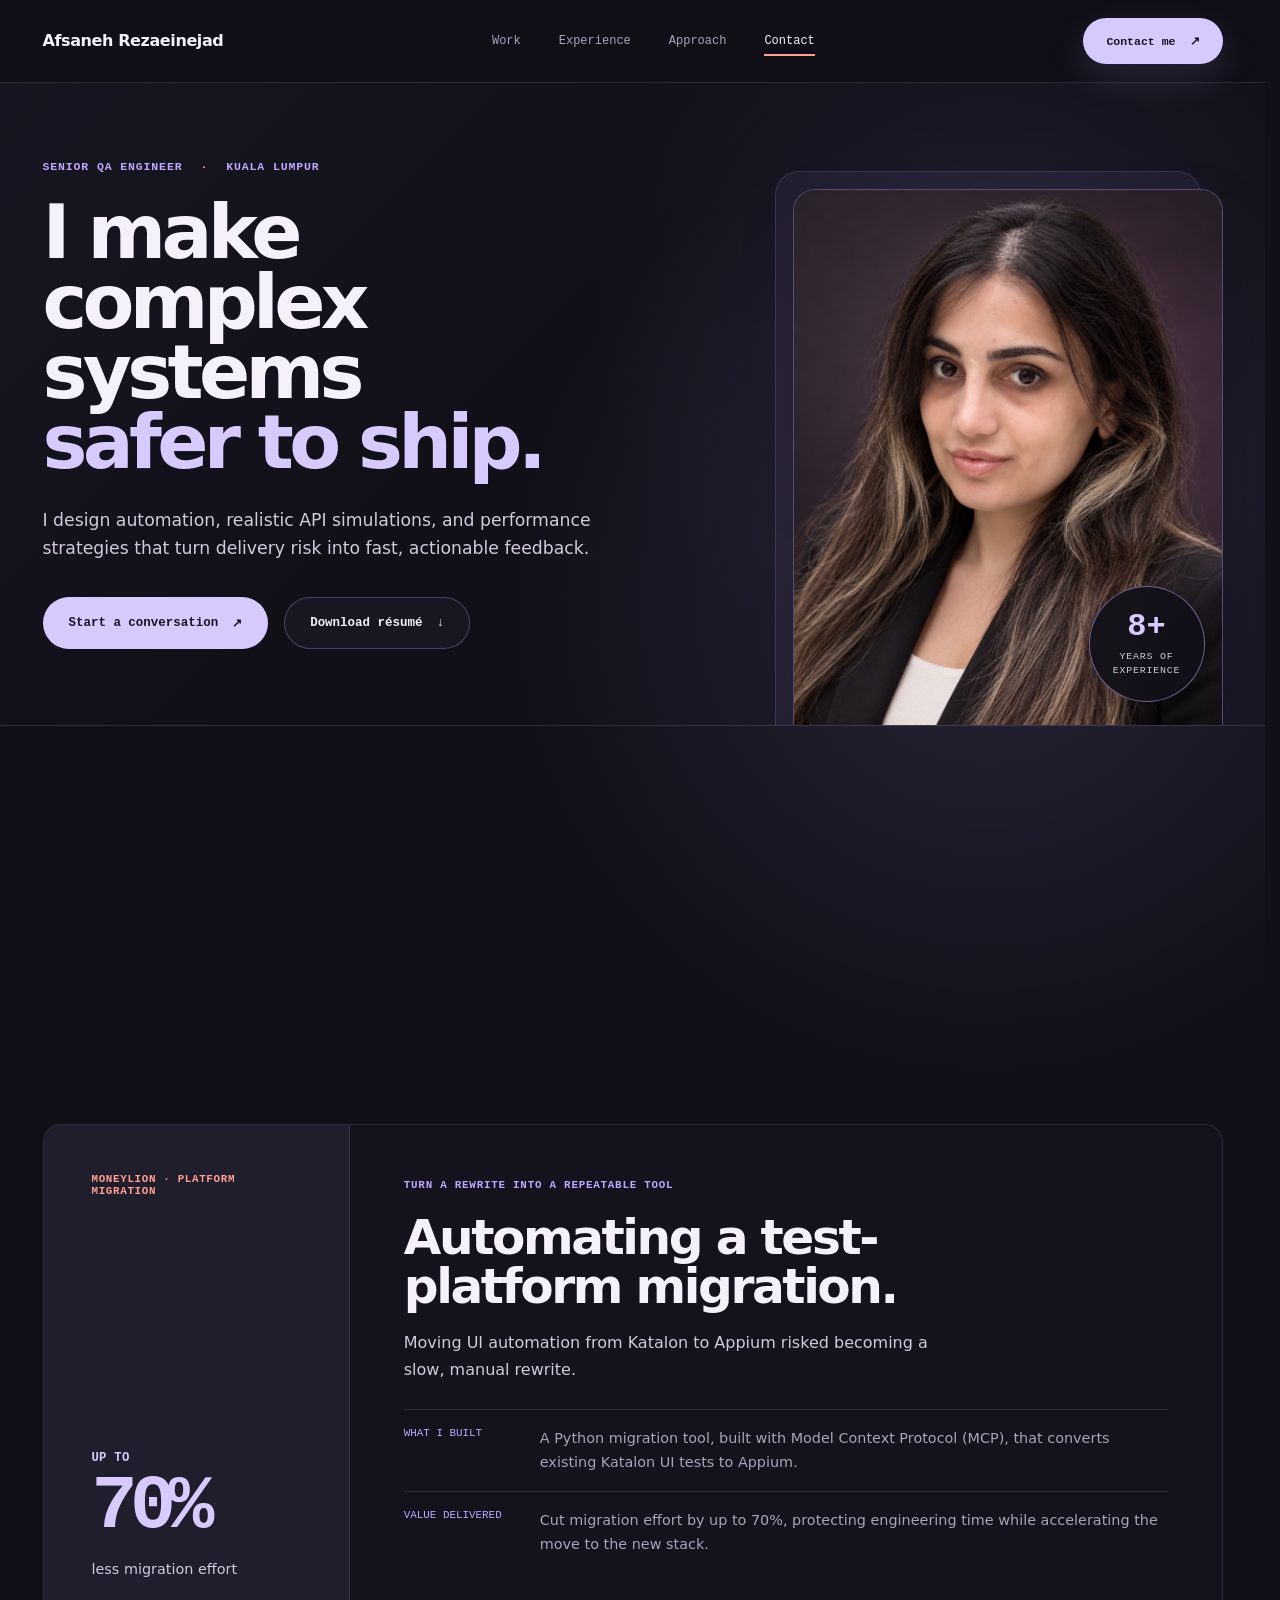
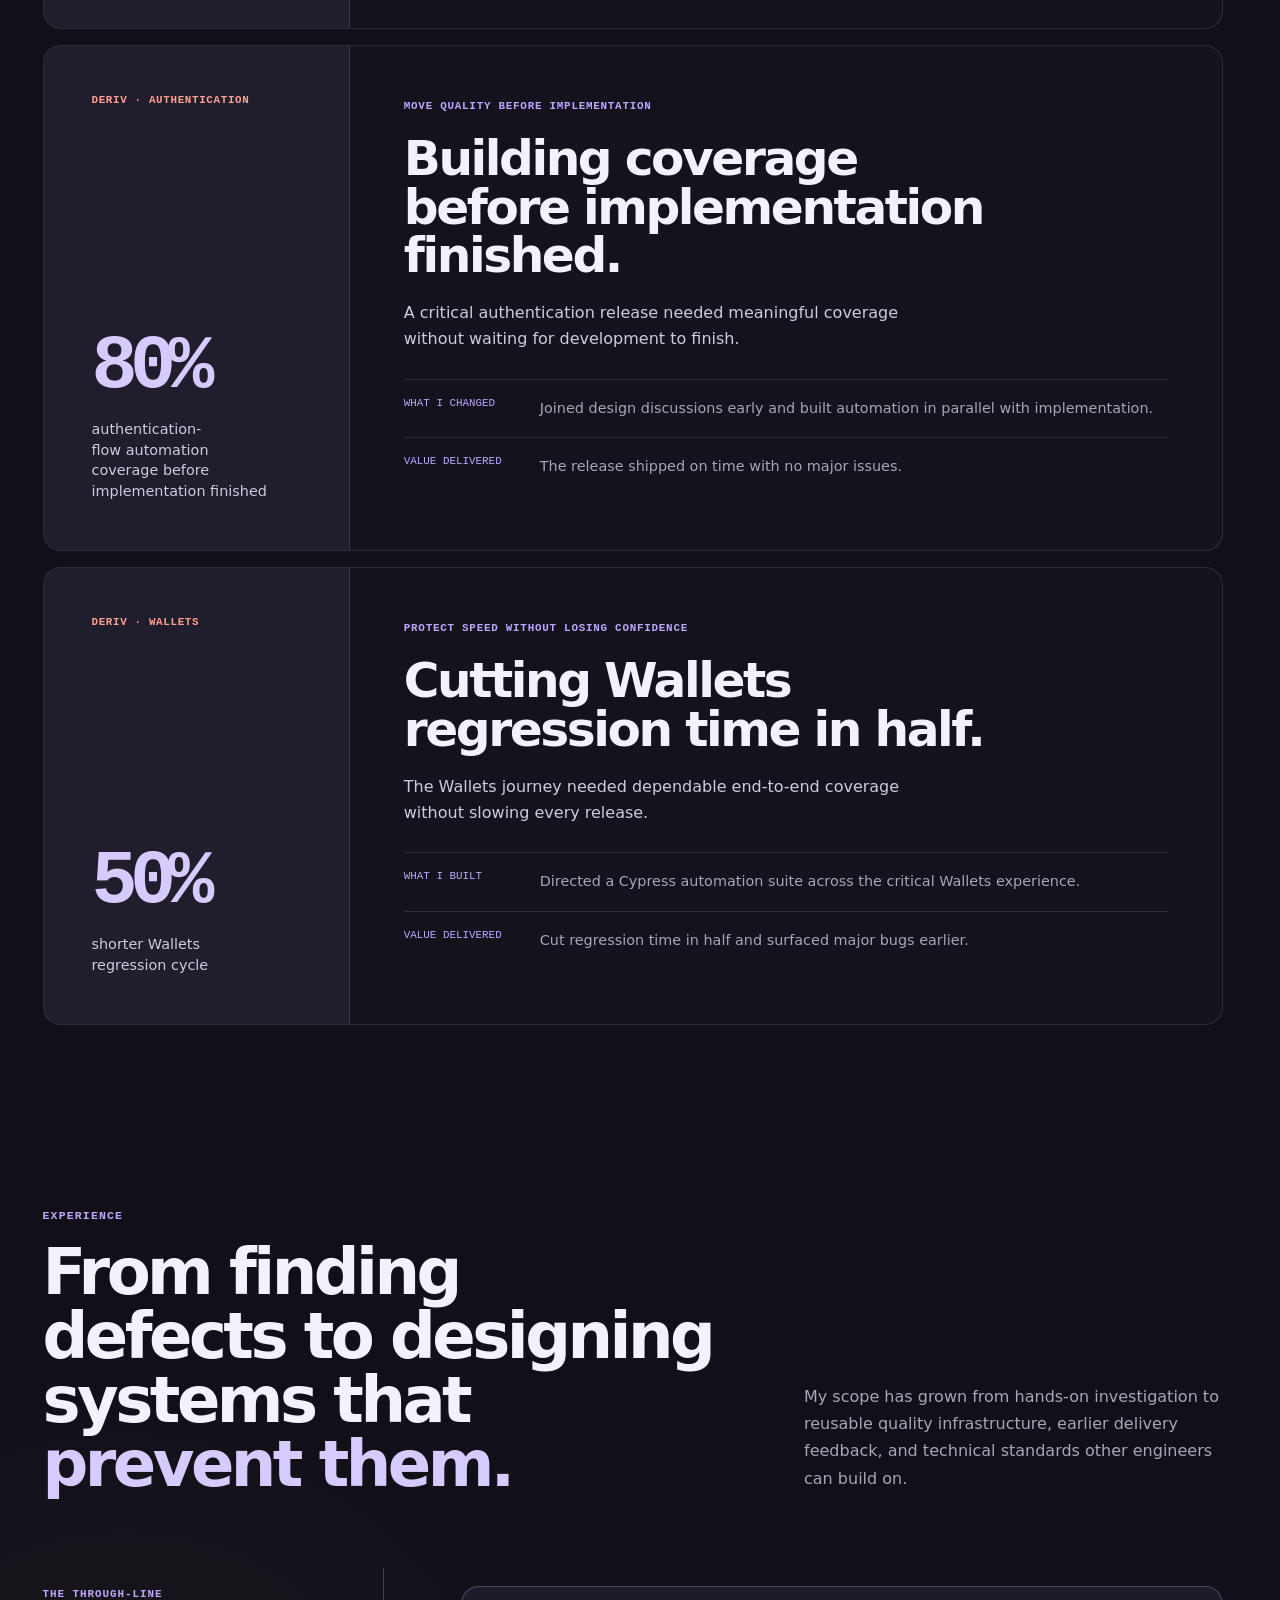
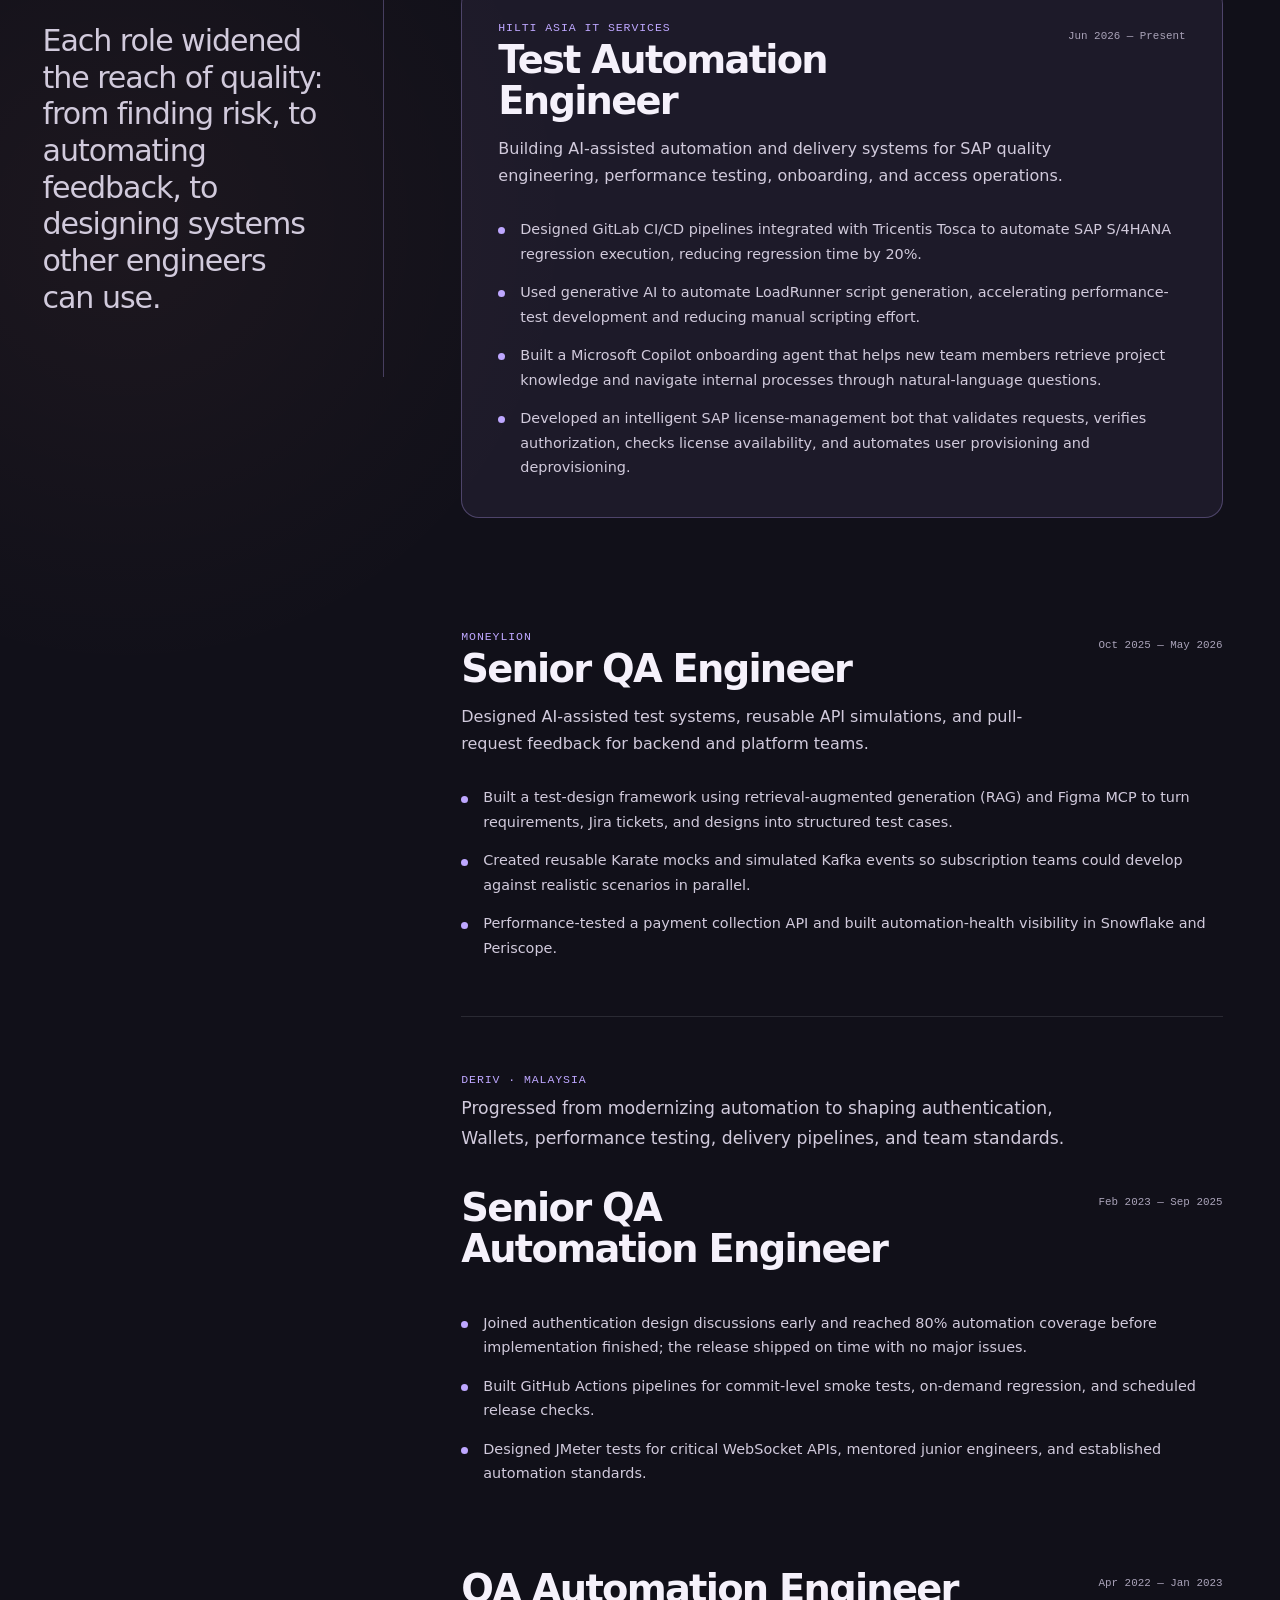
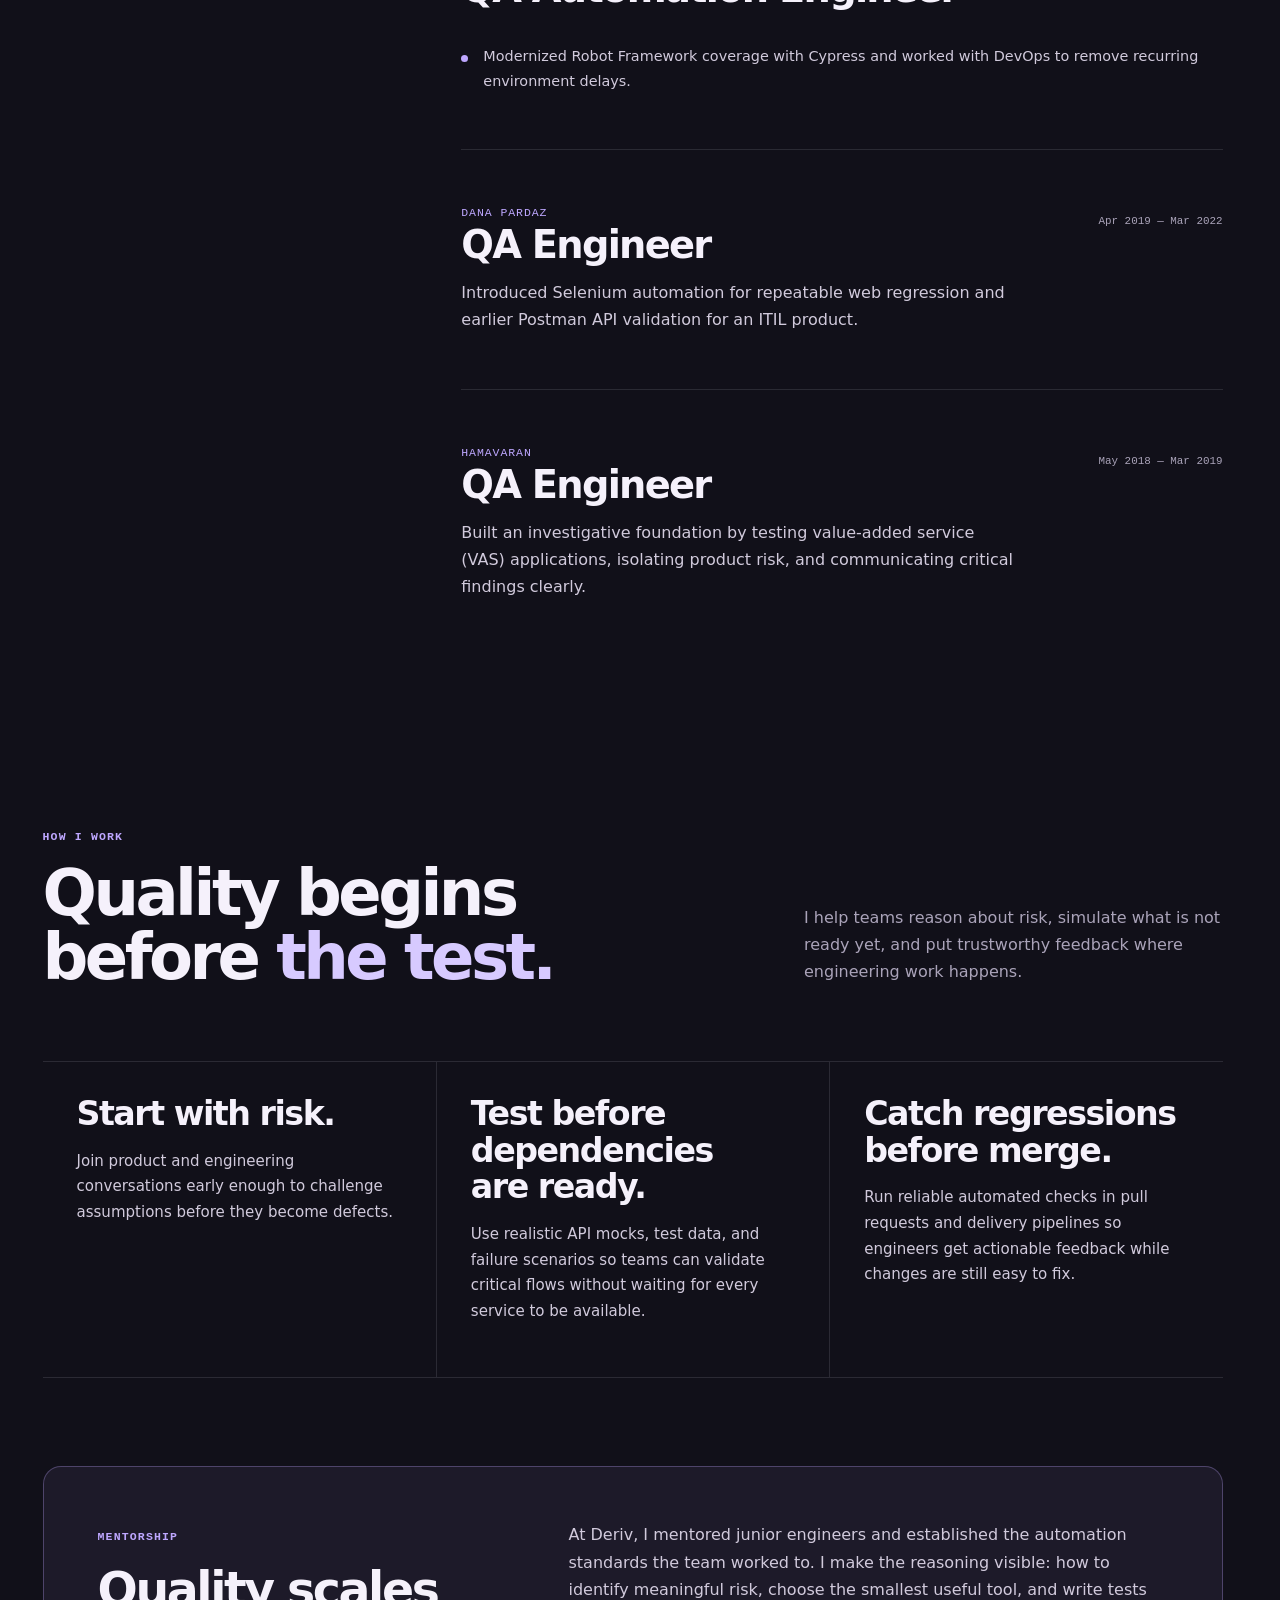
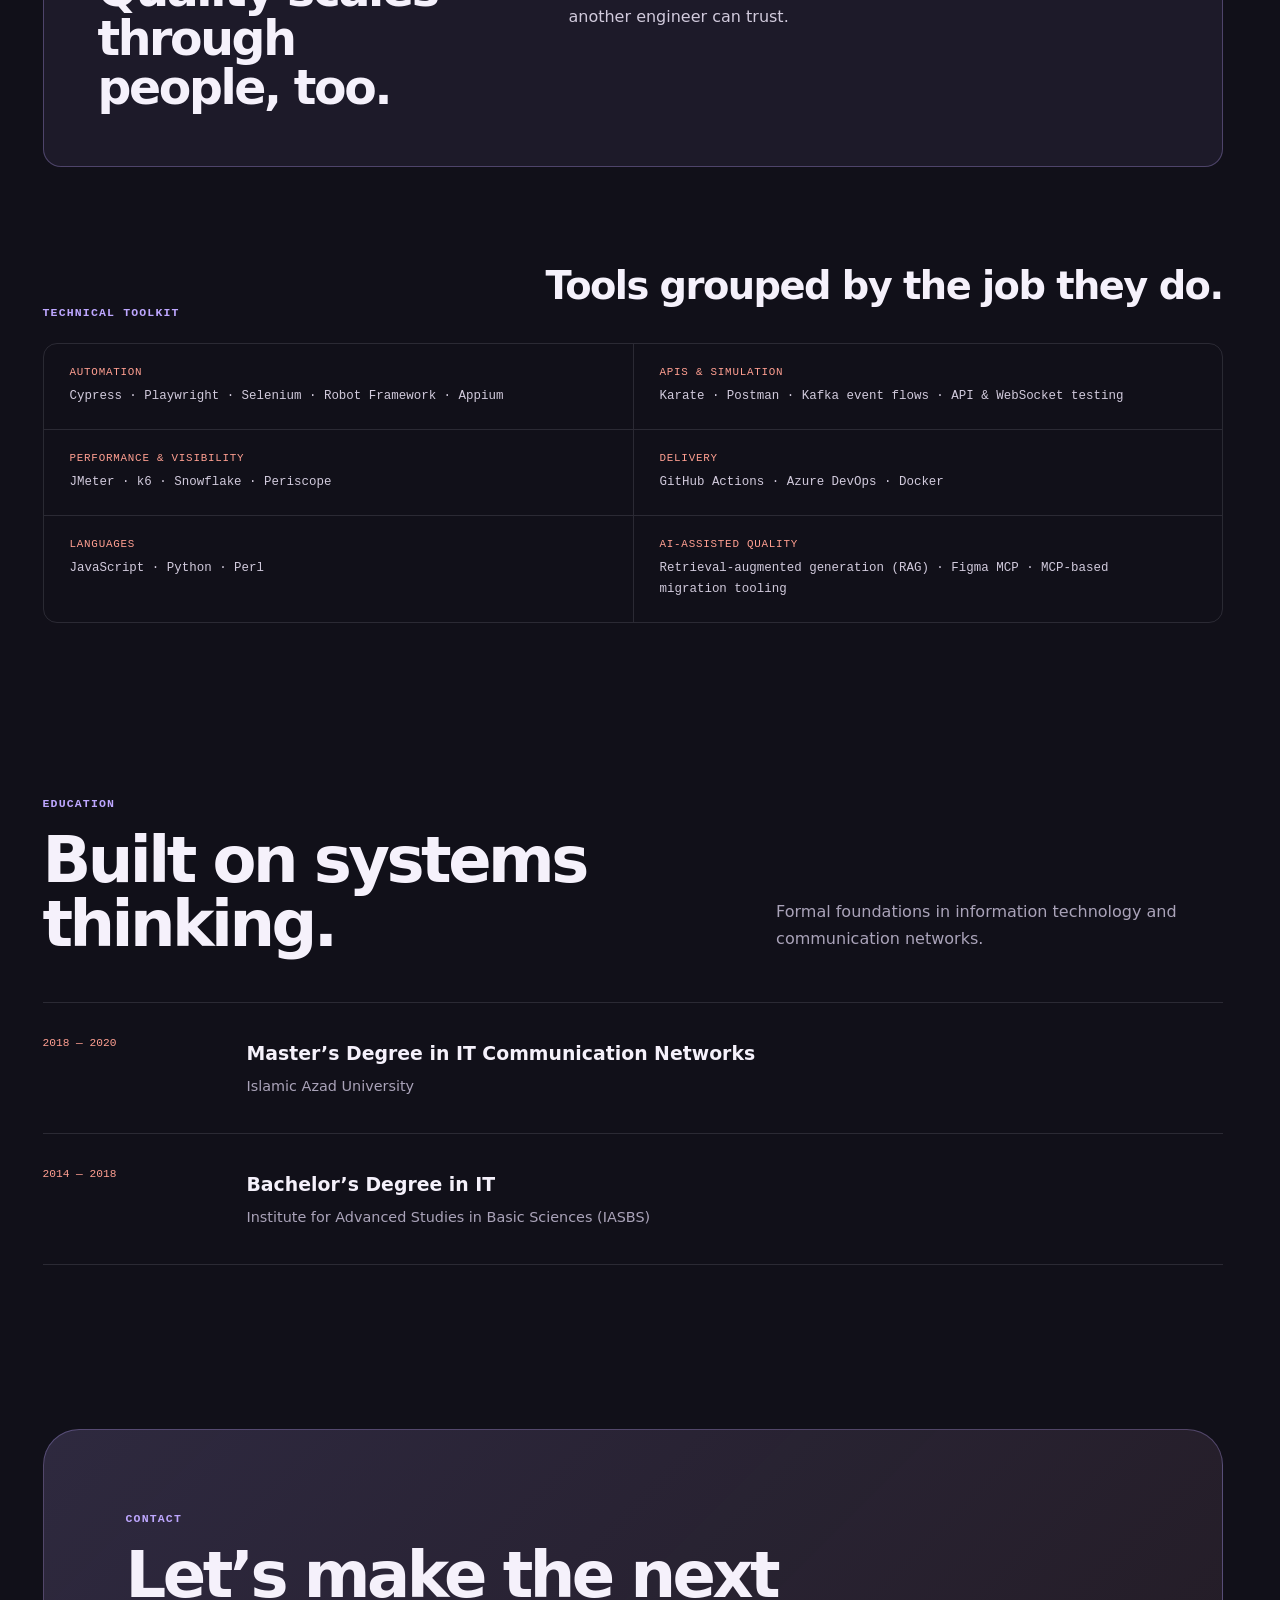
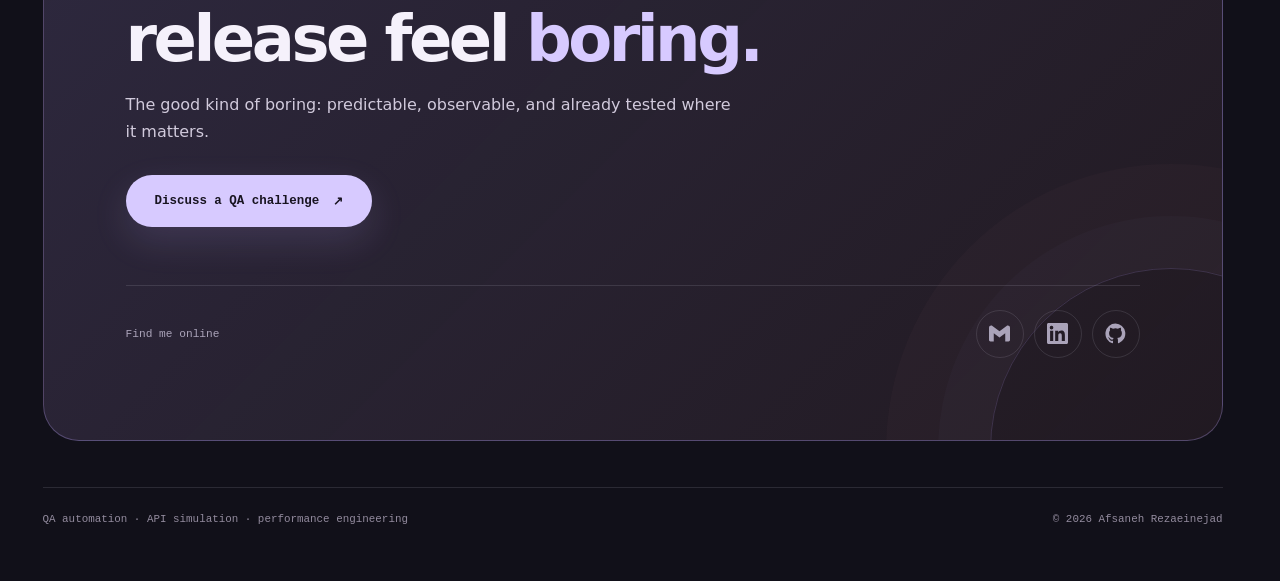
<file: index.html>
<!doctype html>
<html lang="en">
<head>
  <meta charset="utf-8">
  <meta name="viewport" content="width=device-width, initial-scale=1">
  <title>Afsaneh Rezaeinejad — Senior QA Engineer</title>
  <meta name="description" content="Senior QA Engineer building reliable automation, API mocks, performance tests, and AI-assisted quality systems for complex products.">
  <meta name="theme-color" content="#111019">
  <link rel="canonical" href="https://afsanehrezaeinejad.com/">
  <link rel="icon" href="favicon.svg" type="image/svg+xml">
  <link rel="stylesheet" href="styles-20261006.css?v=20261024-10">
  <meta property="og:type" content="website">
  <meta property="og:url" content="https://afsanehrezaeinejad.com/">
  <meta property="og:title" content="Afsaneh Rezaeinejad — Senior QA Engineer">
  <meta property="og:description" content="Automation, performance, and AI-assisted quality engineering for complex products.">
  <meta property="og:image" content="https://afsanehrezaeinejad.com/og.png">
  <meta property="og:image:width" content="1200">
  <meta property="og:image:height" content="630">
  <meta property="og:image:alt" content="Afsaneh Rezaeinejad, Senior QA Engineer">
  <meta name="twitter:card" content="summary_large_image">
  <meta name="twitter:title" content="Afsaneh Rezaeinejad — Senior QA Engineer">
  <meta name="twitter:description" content="Automation, performance, and AI-assisted quality engineering for complex products.">
  <meta name="twitter:image" content="https://afsanehrezaeinejad.com/og.png">
  <script type="application/ld+json">
  {
    "@context": "https://schema.org",
    "@type": "Person",
    "name": "Afsaneh Rezaeinejad",
    "url": "https://afsanehrezaeinejad.com/",
    "jobTitle": "Senior QA Engineer",
    "email": "mailto:afsaneh.rezaee5@gmail.com",
    "sameAs": [
      "https://www.linkedin.com/in/afsaneh-rezaeinejad-48ba454a/",
      "https://github.com/Afsanehrezaeinejad"
    ]
  }
  </script>
</head>
<body>
  <a class="skip-link" href="#main-content">Skip to main content</a>
  <header class="site-header">
    <div class="nav-shell">
      <a class="brand" href="/" aria-label="Afsaneh Rezaeinejad, home">Afsaneh Rezaeinejad</a>
      <nav class="section-nav" aria-label="Primary navigation">
        <a href="#work" data-section="work">Work</a>
        <a href="#experience" data-section="experience">Experience</a>
        <a href="#approach" data-section="approach">Approach</a>
        <a href="#contact" data-section="contact">Contact</a>
      </nav>
      <a class="nav-contact" href="#contact">Contact me <span aria-hidden="true">↗</span></a>
    </div>
  </header>

  <main id="main-content">
    <section class="hero" aria-labelledby="hero-title">
      <div class="hero-shell">
        <div class="hero-content">
          <div class="eyebrow">Senior QA Engineer <span aria-hidden="true">·</span> Kuala Lumpur</div>
          <h1 id="hero-title"><span>I make complex<br>systems</span> <em>safer to ship.</em></h1>
          <p class="hero-copy">I design automation, realistic API simulations, and performance strategies that turn delivery risk into fast, actionable feedback.</p>
          <div class="hero-actions">
            <a class="button button-primary" href="mailto:afsaneh.rezaee5@gmail.com">Start a conversation <span aria-hidden="true">↗</span></a>
            <a class="button button-secondary" href="output/pdf/Afsaneh-Rezaeinejad-Resume.pdf" download>Download résumé <span aria-hidden="true">↓</span></a>
          </div>
        </div>
        <div class="hero-visual">
          <div class="portrait-frame">
            <img src="profile-photo.png" alt="Professional portrait of Afsaneh Rezaeinejad" width="512" height="512" fetchpriority="high">
          </div>
          <div class="experience-badge"><strong>8+</strong><span>Years of<br>experience</span></div>
        </div>
      </div>
    </section>

    <section class="section work-section" id="work" aria-labelledby="work-title">
      <div class="section-intro reveal">
        <div class="section-index">SELECTED WORK</div>
        <h2 id="work-title">Systems that changed how teams <em>delivered.</em></h2>
        <p>Three examples of finding the real constraint, building a reusable solution, and improving how a team ships.</p>
      </div>

      <div class="case-grid">
        <article class="case-study case-featured reveal">
          <div class="case-result">
            <span class="case-number">MONEYLION · PLATFORM MIGRATION</span>
            <strong><small>Up to</small>70%</strong>
            <p>less migration effort</p>
          </div>
          <div class="case-narrative">
            <div class="case-eyebrow">Turn a rewrite into a repeatable tool</div>
            <h3>Automating a test-platform migration.</h3>
            <p class="case-summary">Moving UI automation from Katalon to Appium risked becoming a slow, manual rewrite.</p>
            <dl class="case-details">
              <div><dt>What I built</dt><dd>A Python migration tool, built with Model Context Protocol (MCP), that converts existing Katalon UI tests to Appium.</dd></div>
              <div><dt>Value delivered</dt><dd>Cut migration effort by up to 70%, protecting engineering time while accelerating the move to the new stack.</dd></div>
            </dl>
          </div>
        </article>

        <article class="case-study reveal">
          <div class="case-result">
            <span class="case-number">DERIV · AUTHENTICATION</span>
            <strong>80%</strong>
            <p>authentication-flow automation coverage before implementation finished</p>
          </div>
          <div class="case-narrative">
            <div class="case-eyebrow">Move quality before implementation</div>
            <h3>Building coverage before implementation finished.</h3>
            <p class="case-summary">A critical authentication release needed meaningful coverage without waiting for development to finish.</p>
            <dl class="case-details">
              <div><dt>What I changed</dt><dd>Joined design discussions early and built automation in parallel with implementation.</dd></div>
              <div><dt>Value delivered</dt><dd>The release shipped on time with no major issues.</dd></div>
            </dl>
          </div>
        </article>

        <article class="case-study reveal">
          <div class="case-result">
            <span class="case-number">DERIV · WALLETS</span>
            <strong>50%</strong>
            <p>shorter Wallets regression cycle</p>
          </div>
          <div class="case-narrative">
            <div class="case-eyebrow">Protect speed without losing confidence</div>
            <h3>Cutting Wallets regression time in half.</h3>
            <p class="case-summary">The Wallets journey needed dependable end-to-end coverage without slowing every release.</p>
            <dl class="case-details">
              <div><dt>What I built</dt><dd>Directed a Cypress automation suite across the critical Wallets experience.</dd></div>
              <div><dt>Value delivered</dt><dd>Cut regression time in half and surfaced major bugs earlier.</dd></div>
            </dl>
          </div>
        </article>
      </div>

    </section>

    <section class="section journey-section" id="experience" aria-labelledby="journey-title">
      <div class="section-intro reveal">
        <div class="section-index">EXPERIENCE</div>
        <h2 id="journey-title">From finding defects to designing systems that <em>prevent them.</em></h2>
        <p>My scope has grown from hands-on investigation to reusable quality infrastructure, earlier delivery feedback, and technical standards other engineers can build on.</p>
      </div>
      <div class="journey-layout">
        <aside class="journey-thesis reveal" aria-label="Career progression">
          <span class="journey-thesis-label">THE THROUGH-LINE</span>
          <p>Each role widened the reach of quality: from finding risk, to automating feedback, to designing systems other engineers can use.</p>
        </aside>
        <div class="journey-list">
          <article class="journey-chapter journey-current reveal">
            <div class="journey-chapter-content">
              <div class="role-heading"><div><p class="role-company">Hilti Asia IT Services</p><h3>Test Automation Engineer</h3></div><time datetime="2026-06">Jun 2026 — Present</time></div>
              <p class="role-turn">Building AI-assisted automation and delivery systems for SAP quality engineering, performance testing, onboarding, and access operations.</p>
              <ul class="role-signal-list">
                <li>Designed GitLab CI/CD pipelines integrated with Tricentis Tosca to automate SAP S/4HANA regression execution, reducing regression time by 20%.</li>
                <li>Used generative AI to automate LoadRunner script generation, accelerating performance-test development and reducing manual scripting effort.</li>
                <li>Built a Microsoft Copilot onboarding agent that helps new team members retrieve project knowledge and navigate internal processes through natural-language questions.</li>
                <li>Developed an intelligent SAP license-management bot that validates requests, verifies authorization, checks license availability, and automates user provisioning and deprovisioning.</li>
              </ul>
            </div>
          </article>

          <article class="journey-chapter reveal">
            <div class="journey-chapter-content">
              <div class="role-heading"><div><p class="role-company">MoneyLion</p><h3>Senior QA Engineer</h3></div><time datetime="2025-10">Oct 2025 — May 2026</time></div>
              <p class="role-turn">Designed AI-assisted test systems, reusable API simulations, and pull-request feedback for backend and platform teams.</p>
              <ul class="role-signal-list">
                <li>Built a test-design framework using retrieval-augmented generation (RAG) and Figma MCP to turn requirements, Jira tickets, and designs into structured test cases.</li>
                <li>Created reusable Karate mocks and simulated Kafka events so subscription teams could develop against realistic scenarios in parallel.</li>
                <li>Performance-tested a payment collection API and built automation-health visibility in Snowflake and Periscope.</li>
              </ul>
            </div>
          </article>

          <article class="journey-chapter reveal">
            <div class="journey-chapter-content">
              <p class="role-company">Deriv · Malaysia</p>
              <p class="company-bridge">Progressed from modernizing automation to shaping authentication, Wallets, performance testing, delivery pipelines, and team standards.</p>
              <div class="role-era">
                <div class="role-heading"><h3>Senior QA Automation Engineer</h3><time datetime="2023-02">Feb 2023 — Sep 2025</time></div>
                <ul class="role-signal-list">
                  <li>Joined authentication design discussions early and reached 80% automation coverage before implementation finished; the release shipped on time with no major issues.</li>
                  <li>Built GitHub Actions pipelines for commit-level smoke tests, on-demand regression, and scheduled release checks.</li>
                  <li>Designed JMeter tests for critical WebSocket APIs, mentored junior engineers, and established automation standards.</li>
                </ul>
              </div>
              <div class="role-era role-era-earlier">
                <div class="role-heading"><h3>QA Automation Engineer</h3><time datetime="2022-04">Apr 2022 — Jan 2023</time></div>
                <ul class="role-signal-list role-signal-list-compact">
                  <li>Modernized Robot Framework coverage with Cypress and worked with DevOps to remove recurring environment delays.</li>
                </ul>
              </div>
            </div>
          </article>

          <article class="journey-chapter reveal">
            <div class="journey-chapter-content">
              <div class="role-heading"><div><p class="role-company">Dana Pardaz</p><h3>QA Engineer</h3></div><time datetime="2019-04">Apr 2019 — Mar 2022</time></div>
              <p class="role-turn">Introduced Selenium automation for repeatable web regression and earlier Postman API validation for an ITIL product.</p>
            </div>
          </article>

          <article class="journey-chapter journey-foundation reveal">
            <div class="journey-chapter-content">
              <div class="role-heading"><div><p class="role-company">Hamavaran</p><h3>QA Engineer</h3></div><time datetime="2018-05">May 2018 — Mar 2019</time></div>
              <p class="role-turn">Built an investigative foundation by testing value-added service (VAS) applications, isolating product risk, and communicating critical findings clearly.</p>
            </div>
          </article>
        </div>
      </div>
    </section>

    <section class="section approach-section" id="approach" aria-labelledby="approach-title">
      <div class="section-intro reveal">
        <div class="section-index">HOW I WORK</div>
        <h2 id="approach-title">Quality begins before <em>the test.</em></h2>
        <p>I help teams reason about risk, simulate what is not ready yet, and put trustworthy feedback where engineering work happens.</p>
      </div>
      <div class="approach-grid">
        <article class="approach-card reveal"><h3>Start with risk.</h3><p>Join product and engineering conversations early enough to challenge assumptions before they become defects.</p></article>
        <article class="approach-card reveal"><h3>Test before dependencies are ready.</h3><p>Use realistic API mocks, test data, and failure scenarios so teams can validate critical flows without waiting for every service to be available.</p></article>
        <article class="approach-card reveal"><h3>Catch regressions before merge.</h3><p>Run reliable automated checks in pull requests and delivery pipelines so engineers get actionable feedback while changes are still easy to fix.</p></article>
      </div>
      <div class="mentor-note reveal" aria-labelledby="mentor-title">
        <div><span class="section-index">MENTORSHIP</span><h3 id="mentor-title">Quality scales through people, too.</h3></div>
        <div><p>At Deriv, I mentored junior engineers and established the automation standards the team worked to. I make the reasoning visible: how to identify meaningful risk, choose the smallest useful tool, and write tests another engineer can trust.</p></div>
      </div>
      <div class="toolkit-heading reveal"><span class="section-index">TECHNICAL TOOLKIT</span><h3>Tools grouped by the job they do.</h3></div>
      <div class="capability-index reveal" aria-label="Technical toolkit">
        <div><span>Automation</span><p>Cypress · Playwright · Selenium · Robot Framework · Appium</p></div>
        <div><span>APIs &amp; simulation</span><p>Karate · Postman · Kafka event flows · API &amp; WebSocket testing</p></div>
        <div><span>Performance &amp; visibility</span><p>JMeter · k6 · Snowflake · Periscope</p></div>
        <div><span>Delivery</span><p>GitHub Actions · Azure DevOps · Docker</p></div>
        <div><span>Languages</span><p>JavaScript · Python · Perl</p></div>
        <div><span>AI-assisted quality</span><p>Retrieval-augmented generation (RAG) · Figma MCP · MCP-based migration tooling</p></div>
      </div>
    </section>

    <section class="section education-section" id="education" aria-labelledby="education-title">
      <div class="education-heading reveal"><div><span class="section-index">EDUCATION</span><h2 id="education-title">Built on systems thinking.</h2></div><p>Formal foundations in information technology and communication networks.</p></div>
      <div class="education-list reveal">
        <article><span>2018 — 2020</span><div><h3>Master’s Degree in IT Communication Networks</h3><p>Islamic Azad University</p></div></article>
        <article><span>2014 — 2018</span><div><h3>Bachelor’s Degree in IT</h3><p>Institute for Advanced Studies in Basic Sciences (IASBS)</p></div></article>
      </div>
    </section>

    <section class="contact reveal" id="contact" aria-labelledby="contact-title">
      <div class="contact-copy"><div class="section-index">CONTACT</div><h2 id="contact-title">Let’s make the next release feel <em>boring.</em></h2><p>The good kind of boring: predictable, observable, and already tested where it matters.</p><a class="button button-primary" href="mailto:afsaneh.rezaee5@gmail.com">Discuss a QA challenge <span aria-hidden="true">↗</span></a></div>
      <div class="contact-links">
        <span class="contact-links-label">Find me online</span>
        <nav class="contact-platforms" aria-label="Contact links">
          <a href="mailto:afsaneh.rezaee5@gmail.com" aria-label="Send an email" title="Email"><svg width="30" height="30" viewBox="0 0 24 24" aria-hidden="true"><path d="M24 5.46v13.9c0 .91-.73 1.64-1.64 1.64h-3.81v-9.27L12 16.64l-6.55-4.91V21H1.64C.73 21 0 20.27 0 19.36V5.46c0-2.03 2.31-3.18 3.93-1.97l1.52 1.15L12 9.55l6.55-4.91 1.52-1.15C21.69 2.28 24 3.43 24 5.46Z"/></svg></a>
          <a href="https://www.linkedin.com/in/afsaneh-rezaeinejad-48ba454a/" target="_blank" rel="noopener noreferrer" aria-label="LinkedIn profile (opens in a new tab)" title="LinkedIn"><svg width="30" height="30" viewBox="0 0 24 24" aria-hidden="true"><path d="M20.45 20.45h-3.56v-5.57c0-1.33-.03-3.04-1.85-3.04-1.85 0-2.14 1.45-2.14 2.94v5.67H9.34V8.98h3.42v1.57h.05c.47-.9 1.64-1.85 3.37-1.85 3.6 0 4.27 2.37 4.27 5.46v6.29ZM5.32 7.41a2.07 2.07 0 1 1 0-4.13 2.07 2.07 0 0 1 0 4.13Zm1.78 13.04H3.54V8.98H7.1v11.47ZM22.23 0H1.77C.79 0 0 .77 0 1.73v20.54C0 23.23.79 24 1.77 24h20.46c.98 0 1.77-.77 1.77-1.73V1.73C24 .77 23.21 0 22.23 0Z"/></svg></a>
          <a href="https://github.com/Afsanehrezaeinejad" target="_blank" rel="noopener noreferrer" aria-label="GitHub profile (opens in a new tab)" title="GitHub"><svg width="30" height="30" viewBox="0 0 24 24" aria-hidden="true"><path d="M12 .7a11.5 11.5 0 0 0-3.64 22.41c.58.1.79-.25.79-.56v-2.23c-3.23.7-3.91-1.37-3.91-1.37-.53-1.34-1.29-1.7-1.29-1.7-1.05-.72.08-.7.08-.7 1.17.08 1.78 1.2 1.78 1.2 1.04 1.77 2.72 1.26 3.38.96.1-.75.4-1.26.74-1.55-2.58-.29-5.29-1.29-5.29-5.69 0-1.26.45-2.29 1.19-3.09-.12-.29-.52-1.46.11-3.05 0 0 .97-.31 3.16 1.18a10.9 10.9 0 0 1 5.76 0c2.19-1.49 3.15-1.18 3.15-1.18.63 1.59.23 2.76.12 3.05.74.8 1.18 1.83 1.18 3.09 0 4.41-2.72 5.39-5.3 5.68.42.36.79 1.06.79 2.14v3.17c0 .31.21.67.8.56A11.5 11.5 0 0 0 12 .7Z"/></svg></a>
        </nav>
      </div>
    </section>

    <footer><p>QA automation · API simulation · performance engineering</p><p>© <span id="year">2026</span> Afsaneh Rezaeinejad</p></footer>
  </main>
  <script src="script.js?v=20261024-2" defer></script>
</body>
</html>
</file>
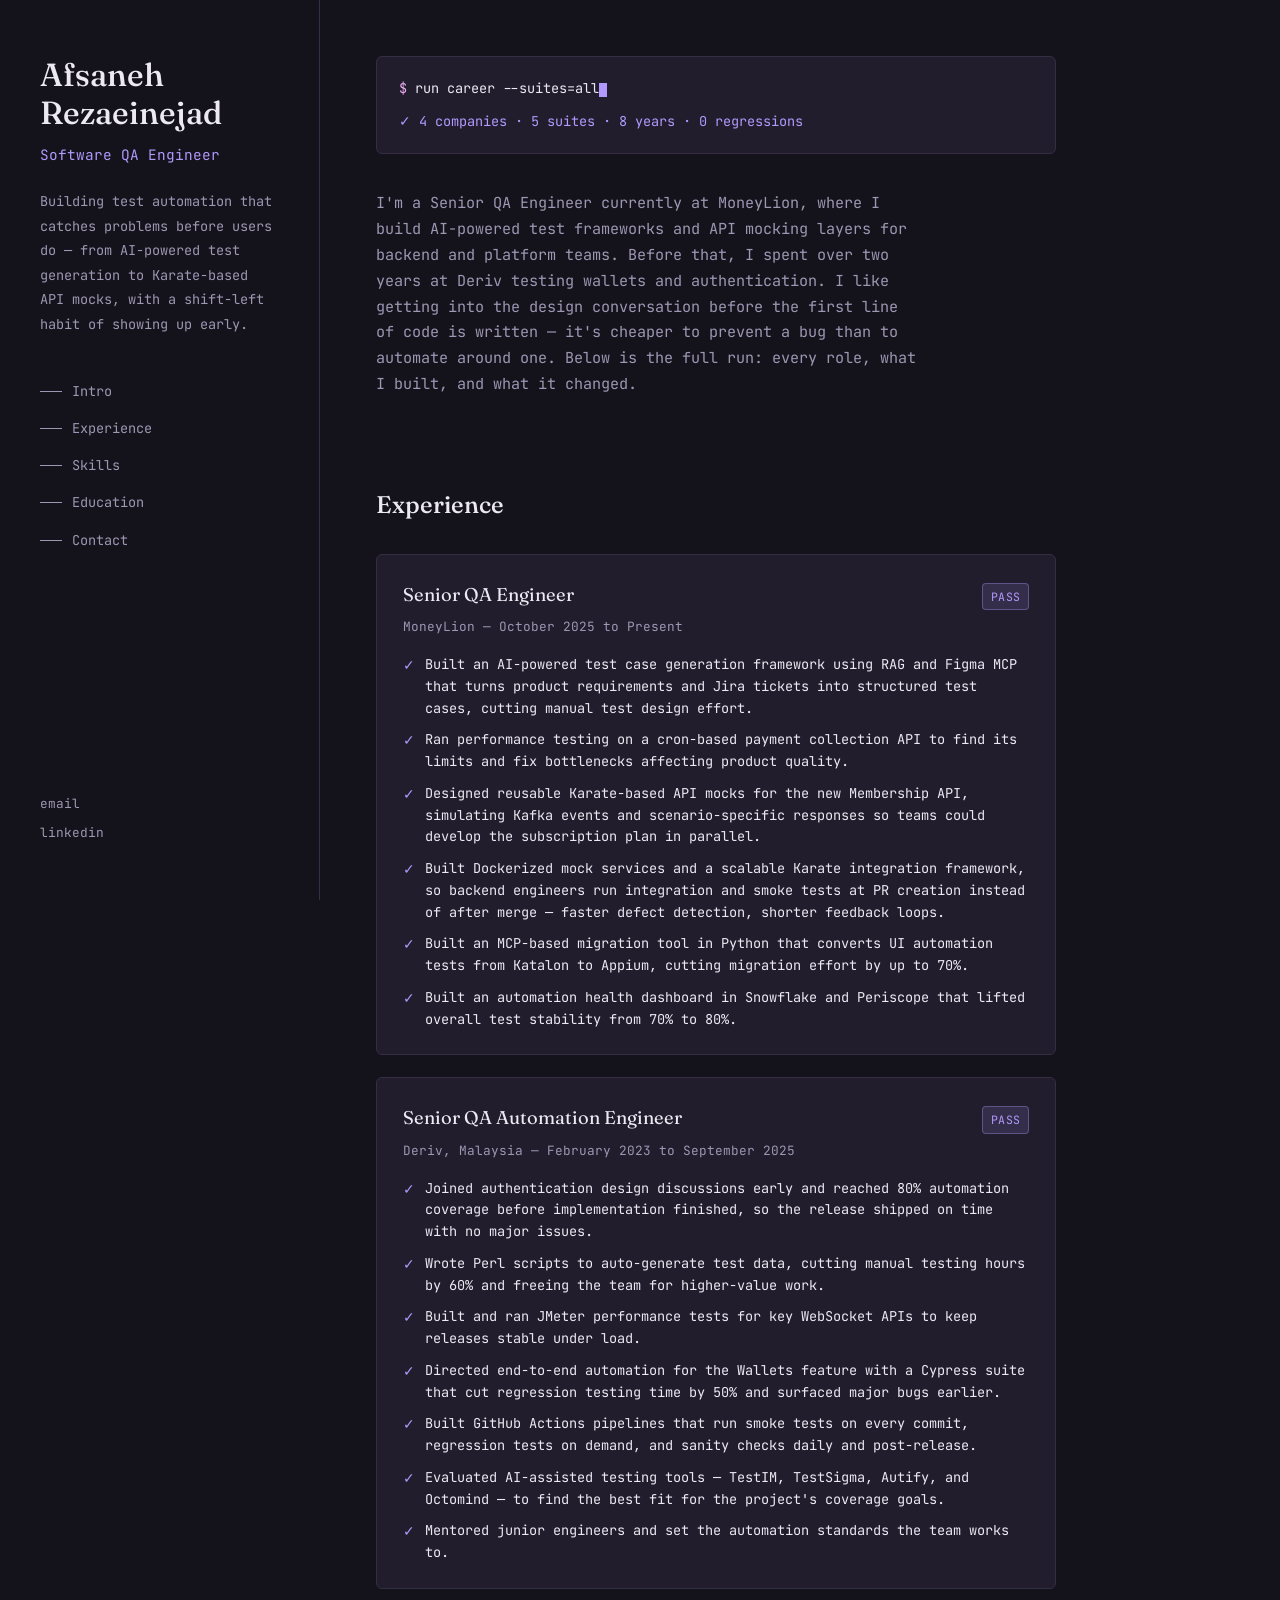
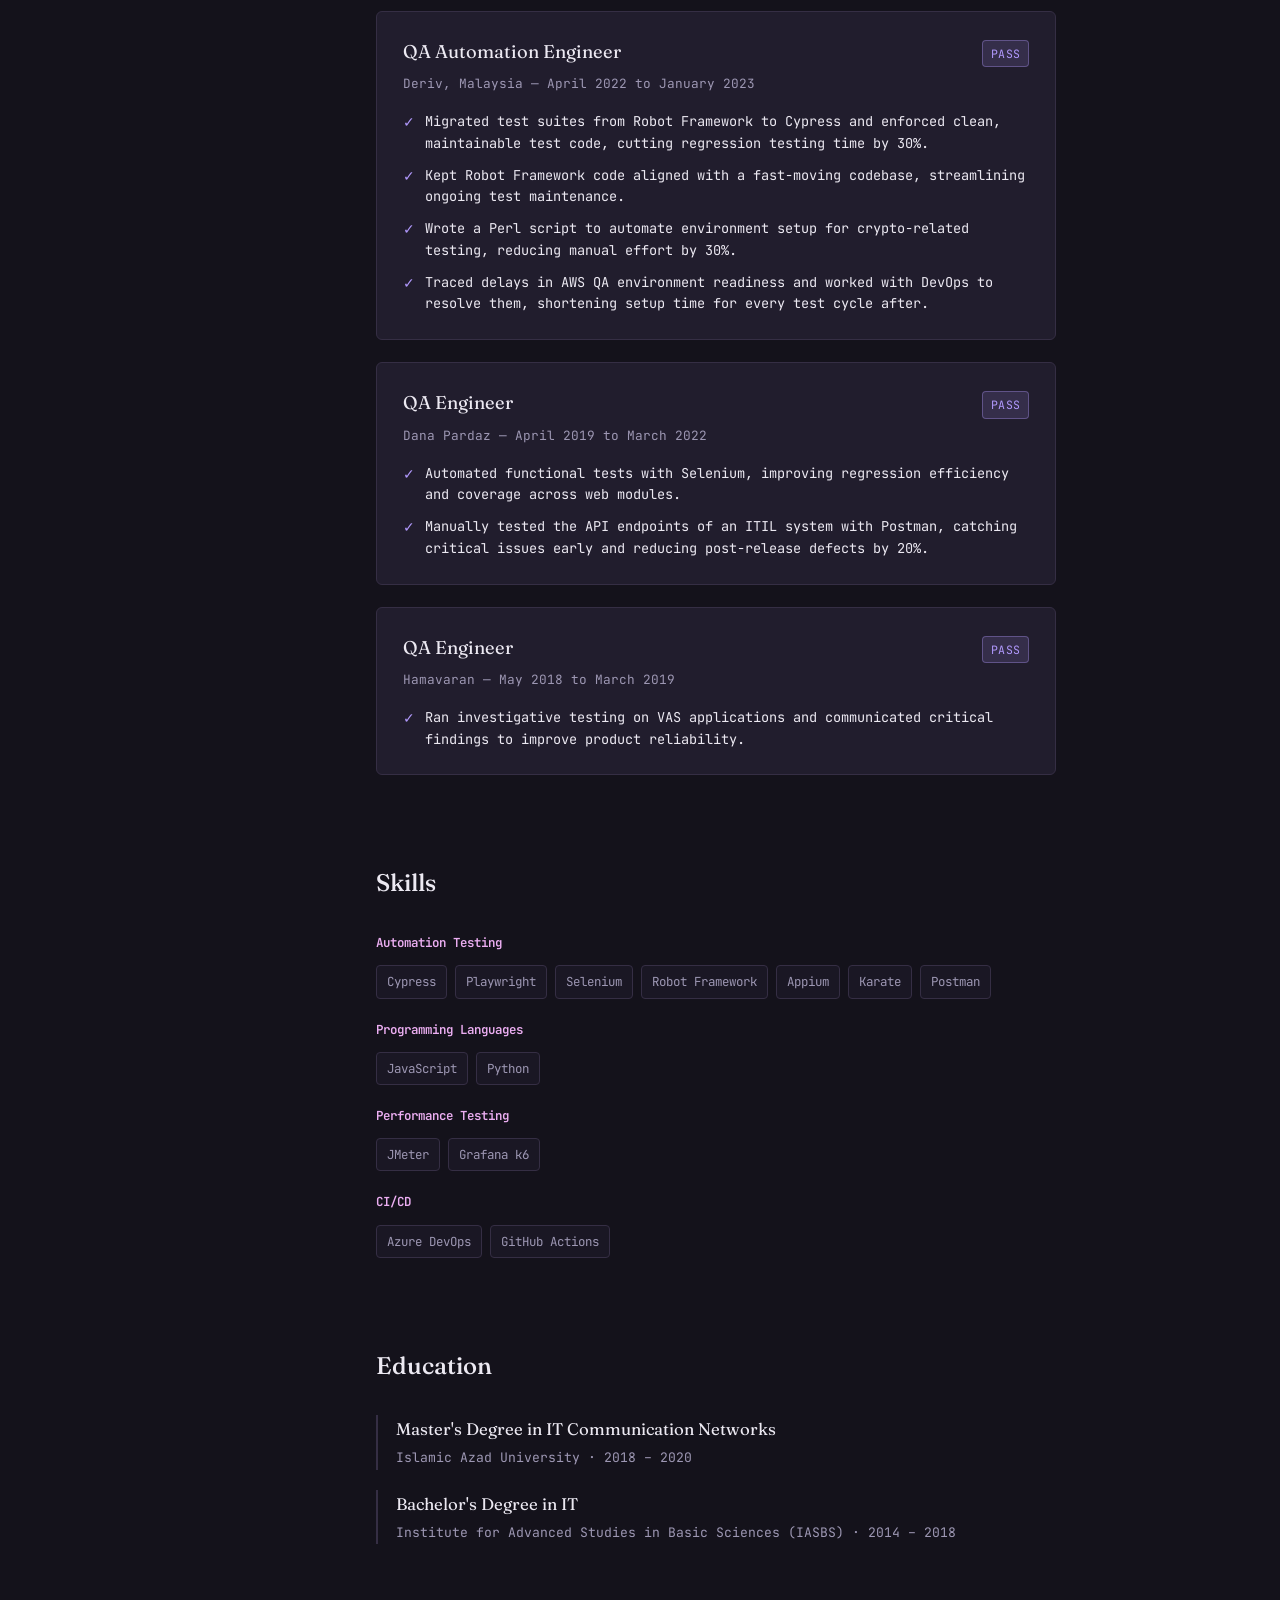
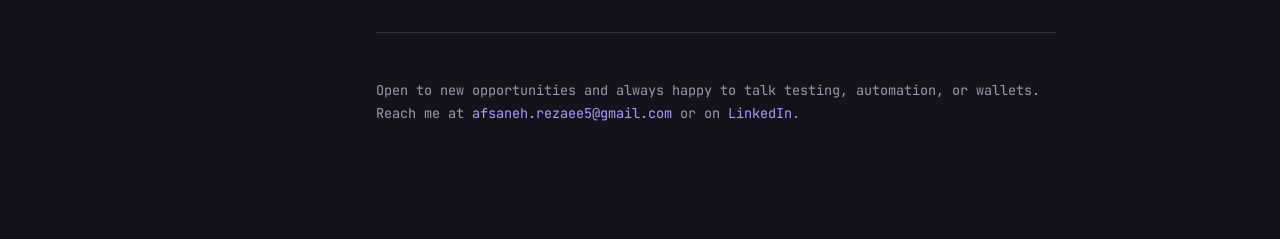
<file: portfolio_mainPage.html>
<!DOCTYPE html>
<html lang="en">
<head>
<meta charset="UTF-8">
<meta name="viewport" content="width=device-width, initial-scale=1.0">
<title>Afsaneh Rezaeinejad — Software QA Engineer</title>
<link rel="preconnect" href="https://fonts.googleapis.com">
<link rel="preconnect" href="https://fonts.gstatic.com" crossorigin>
<link href="https://fonts.googleapis.com/css2?family=Fraunces:opsz,wght@9..144,400;9..144,500;9..144,600&family=JetBrains+Mono:wght@400;500;600;700&display=swap" rel="stylesheet">
<style>
  :root{
    --bg: #14121b;
    --panel: #1a1724;
    --surface: #211d2d;
    --border: #352e44;
    --text: #ece9f2;
    --muted: #9d97b3;
    --mint: #b199fd;
    --amber: #ecaef2;
    --mint-dim: rgba(177,153,253,0.14);
  }

  *{box-sizing:border-box;}
  html{scroll-behavior:smooth;}

  body{
    margin:0;
    background:var(--bg);
    color:var(--text);
    font-family:'JetBrains Mono', monospace;
    font-size:15px;
    line-height:1.7;
    -webkit-font-smoothing:antialiased;
  }

  @media (prefers-reduced-motion: reduce){
    *{animation-duration:0.01ms !important; animation-iteration-count:1 !important; transition-duration:0.01ms !important; scroll-behavior:auto !important;}
  }

  a{color:inherit;}
  a:focus-visible, button:focus-visible{outline:2px solid var(--mint); outline-offset:3px;}

  h1,h2,h3{font-family:'Fraunces', serif; font-weight:500; margin:0;}

  .layout{
    display:flex;
    min-height:100vh;
    max-width:1280px;
    margin:0 auto;
  }

  /* ---------- Sidebar ---------- */
  .sidebar{
    flex:0 0 320px;
    padding:56px 40px;
    position:sticky;
    top:0;
    height:100vh;
    display:flex;
    flex-direction:column;
    justify-content:space-between;
    border-right:1px solid var(--border);
  }

  .sidebar-top .name{
    font-size:2rem;
    line-height:1.2;
    color:var(--text);
  }

  .sidebar-top .role{
    margin-top:10px;
    color:var(--mint);
    font-size:0.9rem;
  }

  .sidebar-top .summary{
    margin-top:22px;
    color:var(--muted);
    font-size:0.85rem;
    line-height:1.8;
    max-width:30ch;
  }

  nav.sidenav{
    margin-top:44px;
  }

  nav.sidenav ul{
    list-style:none;
    padding:0;
    margin:0;
    display:flex;
    flex-direction:column;
    gap:14px;
  }

  nav.sidenav a{
    text-decoration:none;
    color:var(--muted);
    font-size:0.85rem;
    display:flex;
    align-items:center;
    gap:10px;
    transition:color .15s ease;
  }

  nav.sidenav a .bar{
    width:22px;
    height:1px;
    background:var(--muted);
    transition:width .15s ease, background .15s ease;
  }

  nav.sidenav a:hover,
  nav.sidenav a:focus-visible{ color:var(--text); }

  nav.sidenav a:hover .bar,
  nav.sidenav a:focus-visible .bar{
    width:38px;
    background:var(--mint);
  }

  .sidebar-bottom{
    display:flex;
    flex-direction:column;
    gap:8px;
    font-size:0.8rem;
  }

  .sidebar-bottom a{
    text-decoration:none;
    color:var(--muted);
    transition:color .15s ease;
  }
  .sidebar-bottom a:hover, .sidebar-bottom a:focus-visible{ color:var(--amber); }

  /* ---------- Main content ---------- */
  main{
    flex:1;
    padding:56px 56px 100px;
    min-width:0;
  }

  section{
    margin-bottom:88px;
    max-width:680px;
  }

  section:first-of-type{margin-top:0;}

  .section-heading{
    font-size:1.5rem;
    margin-bottom:28px;
    color:var(--text);
  }

  /* Terminal banner */
  .terminal{
    background:var(--surface);
    border:1px solid var(--border);
    border-radius:6px;
    padding:20px 22px;
    font-size:0.85rem;
    margin-bottom:36px;
    color:var(--muted);
  }
  .terminal .line{ white-space:pre; }
  .terminal .prompt{ color:var(--amber); }
  .terminal .cmd{ color:var(--text); }
  .terminal .caret{
    display:inline-block;
    width:8px;
    height:1em;
    background:var(--mint);
    vertical-align:text-bottom;
    animation:blink 1s steps(1) infinite;
  }
  @keyframes blink{ 50%{ opacity:0; } }
  .terminal .result{ color:var(--mint); margin-top:10px; }

  .intro p{
    color:var(--muted);
    font-size:0.95rem;
    max-width:60ch;
  }

  /* Experience test-case cards */
  .case{
    border:1px solid var(--border);
    border-radius:6px;
    background:var(--surface);
    padding:24px 26px;
    margin-bottom:22px;
  }

  .case-head{
    display:flex;
    justify-content:space-between;
    align-items:baseline;
    flex-wrap:wrap;
    gap:8px 16px;
    margin-bottom:6px;
  }

  .case-title{
    font-family:'Fraunces', serif;
    font-size:1.15rem;
    color:var(--text);
  }

  .case-status{
    font-size:0.72rem;
    letter-spacing:0.02em;
    color:var(--mint);
    background:var(--mint-dim);
    border:1px solid rgba(177,153,253,0.35);
    border-radius:4px;
    padding:3px 8px;
    white-space:nowrap;
  }

  .case-meta{
    color:var(--muted);
    font-size:0.8rem;
    margin-bottom:16px;
  }

  .case-meta a{ color:var(--muted); text-decoration:underline; text-decoration-color:var(--border); }
  .case-meta a:hover{ color:var(--amber); text-decoration-color:var(--amber); }

  .assertions{
    list-style:none;
    padding:0;
    margin:0;
    display:flex;
    flex-direction:column;
    gap:10px;
  }

  .assertions li{
    display:flex;
    gap:10px;
    font-size:0.85rem;
    color:var(--text);
    line-height:1.6;
  }

  .assertions li::before{
    content:"✓";
    color:var(--mint);
    flex:0 0 auto;
    font-size:0.85rem;
    line-height:1.7;
  }

  /* Skills */
  .skill-group{
    margin-bottom:20px;
  }
  .skill-group h3{
    font-size:0.78rem;
    color:var(--amber);
    font-family:'JetBrains Mono', monospace;
    font-weight:600;
    margin-bottom:12px;
  }
  .skill-tags{
    display:flex;
    flex-wrap:wrap;
    gap:8px;
  }
  .skill-tags span{
    border:1px solid var(--border);
    border-radius:4px;
    padding:5px 10px;
    font-size:0.78rem;
    color:var(--muted);
    background:var(--panel);
  }

  /* Education */
  .edu-item{
    border-left:2px solid var(--border);
    padding-left:18px;
    margin-bottom:20px;
  }
  .edu-item .degree{
    font-family:'Fraunces', serif;
    font-size:1.05rem;
    color:var(--text);
  }
  .edu-item .school{
    color:var(--muted);
    font-size:0.82rem;
    margin-top:4px;
  }

  /* Footer / contact */
  footer{
    max-width:680px;
    border-top:1px solid var(--border);
    padding-top:32px;
  }
  footer p{ color:var(--muted); font-size:0.85rem; }
  footer a{ color:var(--mint); text-decoration:none; }
  footer a:hover, footer a:focus-visible{ color:var(--amber); }

  /* Mobile nav toggle - hidden on desktop */
  .mobile-bar{ display:none; }

  @media (max-width: 880px){
    .layout{ flex-direction:column; }
    .sidebar{
      position:relative;
      height:auto;
      flex:none;
      border-right:none;
      border-bottom:1px solid var(--border);
      padding:32px 24px;
    }
    nav.sidenav ul{
      flex-direction:row;
      flex-wrap:wrap;
      gap:16px;
    }
    nav.sidenav a .bar{ display:none; }
    .sidebar-bottom{ flex-direction:row; gap:18px; margin-top:24px; }
    main{ padding:40px 24px 80px; }
    section{ margin-bottom:64px; }
  }
</style>
</head>
<body>

<div class="layout">
  <aside class="sidebar">
    <div class="sidebar-top">
      <h1 class="name">Afsaneh<br>Rezaeinejad</h1>
      <div class="role">Software QA Engineer</div>
      <p class="summary">Building test automation that catches problems before users do — from AI-powered test generation to Karate-based API mocks, with a shift-left habit of showing up early.</p>

      <nav class="sidenav" aria-label="Section navigation">
        <ul>
          <li><a href="#intro"><span class="bar"></span>Intro</a></li>
          <li><a href="#experience"><span class="bar"></span>Experience</a></li>
          <li><a href="#skills"><span class="bar"></span>Skills</a></li>
          <li><a href="#education"><span class="bar"></span>Education</a></li>
          <li><a href="#contact"><span class="bar"></span>Contact</a></li>
        </ul>
      </nav>
    </div>

    <div class="sidebar-bottom">
      <a href="mailto:afsaneh.rezaee5@gmail.com">email</a>
      <a href="https://linkedin.com/in/afsaneh-rezaeinejad" target="_blank" rel="noopener">linkedin</a>
    </div>
  </aside>

  <main>
    <section id="intro" class="intro">
      <div class="terminal" role="img" aria-label="Terminal output showing a mock test run summary of eight years across four companies">
        <div class="line"><span class="prompt">$</span> <span class="cmd">run career --suites=all</span><span class="caret"></span></div>
        <div class="result">✓ 4 companies · 5 suites · 8 years · 0 regressions</div>
      </div>
      <p>I'm a Senior QA Engineer currently at MoneyLion, where I build AI-powered test frameworks and API mocking layers for backend and platform teams. Before that, I spent over two years at Deriv testing wallets and authentication. I like getting into the design conversation before the first line of code is written — it's cheaper to prevent a bug than to automate around one. Below is the full run: every role, what I built, and what it changed.</p>
    </section>

    <section id="experience">
      <h2 class="section-heading">Experience</h2>

      <article class="case">
        <div class="case-head">
          <span class="case-title">Senior QA Engineer</span>
          <span class="case-status">PASS</span>
        </div>
        <div class="case-meta">MoneyLion — October 2025 to Present</div>
        <ul class="assertions">
          <li>Built an AI-powered test case generation framework using RAG and Figma MCP that turns product requirements and Jira tickets into structured test cases, cutting manual test design effort.</li>
          <li>Ran performance testing on a cron-based payment collection API to find its limits and fix bottlenecks affecting product quality.</li>
          <li>Designed reusable Karate-based API mocks for the new Membership API, simulating Kafka events and scenario-specific responses so teams could develop the subscription plan in parallel.</li>
          <li>Built Dockerized mock services and a scalable Karate integration framework, so backend engineers run integration and smoke tests at PR creation instead of after merge — faster defect detection, shorter feedback loops.</li>
          <li>Built an MCP-based migration tool in Python that converts UI automation tests from Katalon to Appium, cutting migration effort by up to 70%.</li>
          <li>Built an automation health dashboard in Snowflake and Periscope that lifted overall test stability from 70% to 80%.</li>
        </ul>
      </article>

      <article class="case">
        <div class="case-head">
          <span class="case-title">Senior QA Automation Engineer</span>
          <span class="case-status">PASS</span>
        </div>
        <div class="case-meta">Deriv, Malaysia — February 2023 to September 2025</div>
        <ul class="assertions">
          <li>Joined authentication design discussions early and reached 80% automation coverage before implementation finished, so the release shipped on time with no major issues.</li>
          <li>Wrote Perl scripts to auto-generate test data, cutting manual testing hours by 60% and freeing the team for higher-value work.</li>
          <li>Built and ran JMeter performance tests for key WebSocket APIs to keep releases stable under load.</li>
          <li>Directed end-to-end automation for the Wallets feature with a Cypress suite that cut regression testing time by 50% and surfaced major bugs earlier.</li>
          <li>Built GitHub Actions pipelines that run smoke tests on every commit, regression tests on demand, and sanity checks daily and post-release.</li>
          <li>Evaluated AI-assisted testing tools — TestIM, TestSigma, Autify, and Octomind — to find the best fit for the project's coverage goals.</li>
          <li>Mentored junior engineers and set the automation standards the team works to.</li>
        </ul>
      </article>

      <article class="case">
        <div class="case-head">
          <span class="case-title">QA Automation Engineer</span>
          <span class="case-status">PASS</span>
        </div>
        <div class="case-meta">Deriv, Malaysia — April 2022 to January 2023</div>
        <ul class="assertions">
          <li>Migrated test suites from Robot Framework to Cypress and enforced clean, maintainable test code, cutting regression testing time by 30%.</li>
          <li>Kept Robot Framework code aligned with a fast-moving codebase, streamlining ongoing test maintenance.</li>
          <li>Wrote a Perl script to automate environment setup for crypto-related testing, reducing manual effort by 30%.</li>
          <li>Traced delays in AWS QA environment readiness and worked with DevOps to resolve them, shortening setup time for every test cycle after.</li>
        </ul>
      </article>

      <article class="case">
        <div class="case-head">
          <span class="case-title">QA Engineer</span>
          <span class="case-status">PASS</span>
        </div>
        <div class="case-meta">Dana Pardaz — April 2019 to March 2022</div>
        <ul class="assertions">
          <li>Automated functional tests with Selenium, improving regression efficiency and coverage across web modules.</li>
          <li>Manually tested the API endpoints of an ITIL system with Postman, catching critical issues early and reducing post-release defects by 20%.</li>
        </ul>
      </article>

      <article class="case">
        <div class="case-head">
          <span class="case-title">QA Engineer</span>
          <span class="case-status">PASS</span>
        </div>
        <div class="case-meta">Hamavaran — May 2018 to March 2019</div>
        <ul class="assertions">
          <li>Ran investigative testing on VAS applications and communicated critical findings to improve product reliability.</li>
        </ul>
      </article>
    </section>

    <section id="skills">
      <h2 class="section-heading">Skills</h2>

      <div class="skill-group">
        <h3>Automation Testing</h3>
        <div class="skill-tags">
          <span>Cypress</span><span>Playwright</span><span>Selenium</span><span>Robot Framework</span><span>Appium</span><span>Karate</span><span>Postman</span>
        </div>
      </div>

      <div class="skill-group">
        <h3>Programming Languages</h3>
        <div class="skill-tags">
          <span>JavaScript</span><span>Python</span>
        </div>
      </div>

      <div class="skill-group">
        <h3>Performance Testing</h3>
        <div class="skill-tags">
          <span>JMeter</span><span>Grafana k6</span>
        </div>
      </div>

      <div class="skill-group">
        <h3>CI/CD</h3>
        <div class="skill-tags">
          <span>Azure DevOps</span><span>GitHub Actions</span>
        </div>
      </div>
    </section>

    <section id="education">
      <h2 class="section-heading">Education</h2>

      <div class="edu-item">
        <div class="degree">Master's Degree in IT Communication Networks</div>
        <div class="school">Islamic Azad University · 2018 – 2020</div>
      </div>

      <div class="edu-item">
        <div class="degree">Bachelor's Degree in IT</div>
        <div class="school">Institute for Advanced Studies in Basic Sciences (IASBS) · 2014 – 2018</div>
      </div>
    </section>

    <footer id="contact">
      <p>Open to new opportunities and always happy to talk testing, automation, or wallets. Reach me at <a href="mailto:afsaneh.rezaee5@gmail.com">afsaneh.rezaee5@gmail.com</a> or on <a href="https://linkedin.com/in/afsaneh-rezaeinejad" target="_blank" rel="noopener">LinkedIn</a>.</p>
    </footer>
  </main>
</div>

</body>
</html>
</file>
<file: styles-20261006.css>
:root {
  --bg: #111019;
  --bg-deep: #0c0b12;
  --bg-elevated: #171520;
  --surface: #1d1a28;
  --surface-strong: #242031;
  --line: rgba(229, 224, 240, 0.12);
  --line-strong: rgba(190, 167, 255, 0.3);
  --text: #f5f1fb;
  --muted: #aaa3b9;
  --soft: #d1cadc;
  --violet: #bea7ff;
  --violet-bright: #d7caff;
  --coral: #ff9f91;
  --green: #89e7b1;
  --sans: "Avenir Next", "Segoe UI", system-ui, sans-serif;
  --mono: ui-monospace, "SFMono-Regular", Consolas, monospace;
  --max: 1180px;
  color-scheme: dark;
}

* { box-sizing: border-box; }
html { scroll-behavior: smooth; scroll-padding-top: 105px; scrollbar-gutter: stable; }
body {
  margin: 0;
  min-width: 320px;
  overflow-x: hidden;
  color: var(--text);
  background:
    radial-gradient(circle at 78% 7%, rgba(190, 167, 255, 0.13), transparent 30rem),
    radial-gradient(circle at 10% 40%, rgba(255, 159, 145, 0.05), transparent 28rem),
    var(--bg);
  font-family: var(--sans);
  font-size: 16px;
  line-height: 1.7;
  -webkit-font-smoothing: antialiased;
}
::selection { color: var(--bg); background: var(--violet); }
a { color: inherit; }
button, a { -webkit-tap-highlight-color: transparent; }
a:focus-visible { outline: 2px solid var(--coral); outline-offset: 4px; border-radius: 5px; }
h1, h2, h3, p, blockquote { margin-top: 0; }
h1, h2, h3, blockquote { text-wrap: balance; }
p { text-wrap: pretty; }
em { color: var(--violet-bright); font-style: normal; }
.skip-link { position: fixed; top: 12px; left: 12px; z-index: 100; transform: translateY(-180%); padding: 10px 14px; color: var(--bg); background: var(--violet-bright); font-family: var(--mono); text-decoration: none; }
.skip-link:focus { transform: translateY(0); }

.site-header { position: sticky; top: 0; z-index: 50; border-bottom: 1px solid var(--line); background: rgba(17, 16, 25, 0.86); backdrop-filter: blur(18px); }
.nav-shell { width: min(calc(100% - 48px), var(--max)); min-height: 82px; margin: 0 auto; display: grid; grid-template-columns: auto 1fr auto; align-items: center; gap: 34px; }
.brand { min-height: 44px; display: inline-flex; align-items: center; color: var(--text); font-size: 1rem; font-weight: 700; line-height: 1.2; letter-spacing: -0.025em; white-space: nowrap; text-decoration: none; }
.section-nav { display: flex; align-items: center; justify-content: center; gap: clamp(18px, 3vw, 38px); }
.section-nav a { position: relative; min-height: 44px; display: inline-flex; align-items: center; color: var(--muted); font: 0.75rem var(--mono); text-decoration: none; transition: color 180ms ease; }
.section-nav a::after { content: ""; position: absolute; left: 0; right: 100%; bottom: 7px; height: 2px; background: var(--coral); transition: right 180ms ease; }
.section-nav a:hover, .section-nav a[aria-current="true"] { color: var(--text); }
.section-nav a:hover::after, .section-nav a[aria-current="true"]::after { right: 0; }

.nav-contact, .button { min-height: 52px; display: inline-flex; align-items: center; justify-content: center; gap: 14px; padding: 0 28px; border: 1px solid transparent; border-radius: 999px; color: #181421; background: var(--violet-bright); box-shadow: 0 14px 36px rgba(190, 167, 255, 0.14); font: 600 0.78rem var(--mono); text-decoration: none; transition: transform 180ms ease, background 180ms ease, color 180ms ease, border-color 180ms ease, box-shadow 180ms ease; }
.nav-contact span, .button span { display: inline-block; transition: transform 180ms ease; }
.nav-contact { min-height: 46px; padding-inline: 22px; font-size: 0.72rem; }
.nav-contact:hover, .button-primary:hover { color: var(--bg); background: var(--coral); box-shadow: 0 18px 42px rgba(255, 159, 145, 0.14); transform: translateY(-2px); }
.button-secondary { color: var(--text); border-color: var(--line-strong); background: rgba(29, 26, 40, 0.62); box-shadow: none; }
.button-secondary:hover { border-color: var(--violet); background: rgba(190, 167, 255, 0.1); transform: translateY(-2px); }
.nav-contact:hover span, .button-primary:hover span { transform: translate(2px, -2px); }
.button-secondary:hover span { transform: translateY(2px); }
.button:active, .nav-contact:active { transform: translateY(0) scale(0.985); }
.button:focus-visible, .nav-contact:focus-visible { border-radius: 999px; }

main { min-width: 0; }
.hero { position: relative; overflow: hidden; padding: 86px 24px 0; border-bottom: 1px solid var(--line); }
.hero::before { content: ""; position: absolute; inset: 0; pointer-events: none; background-image: linear-gradient(rgba(190, 167, 255, 0.035) 1px, transparent 1px), linear-gradient(90deg, rgba(190, 167, 255, 0.035) 1px, transparent 1px); background-size: 54px 54px; mask-image: linear-gradient(to bottom, black, transparent 78%); }
.hero-shell { position: relative; width: min(100%, var(--max)); min-height: 610px; margin: 0 auto; display: grid; grid-template-columns: minmax(0, 1.08fr) minmax(340px, 0.92fr); gap: clamp(50px, 7vw, 96px); align-items: center; }
.hero-content { position: relative; z-index: 2; min-width: 0; padding-bottom: 80px; }
.eyebrow, .section-index { color: var(--violet); font: 600 0.72rem var(--mono); letter-spacing: 0.1em; text-transform: uppercase; }
.eyebrow span { margin-inline: 8px; color: var(--coral); }
h1 { max-width: 710px; margin: 20px 0 26px; font-size: clamp(3.4rem, 6.8vw, 6.25rem); line-height: 0.94; letter-spacing: -0.065em; }
h1 em { display: block; }
.hero-copy { max-width: 650px; margin-bottom: 31px; color: var(--soft); font-size: clamp(1rem, 1.45vw, 1.12rem); line-height: 1.8; }
.hero-actions { display: flex; flex-wrap: wrap; align-items: center; gap: 16px; }
.button-external:hover span { transform: translate(2px, -2px); }
.hero-visual { position: relative; z-index: 1; width: 100%; max-width: 470px; align-self: end; justify-self: end; }
.portrait-frame { position: relative; isolation: isolate; width: 100%; aspect-ratio: 0.92; overflow: hidden; border: 1px solid var(--line-strong); border-radius: 34px 34px 10px 34px; background: linear-gradient(145deg, rgba(190, 167, 255, 0.24), rgba(255, 159, 145, 0.09) 48%, rgba(17, 16, 25, 0.2)); box-shadow: 0 35px 90px rgba(0, 0, 0, 0.34); }
.portrait-frame::before { content: ""; position: absolute; z-index: -1; width: 125%; height: 42%; right: -25%; top: 34%; transform: rotate(-14deg); background: linear-gradient(90deg, transparent, rgba(255, 159, 145, 0.7), rgba(190, 167, 255, 0.72), transparent); }
.portrait-frame::after { content: ""; position: absolute; inset: 18px; z-index: 2; border: 1px solid rgba(245, 241, 251, 0.12); border-radius: 24px 24px 5px 24px; pointer-events: none; }
.portrait-frame img { width: 100%; height: 100%; display: block; object-fit: cover; object-position: center top; }
.portrait-orbit { position: absolute; z-index: -1; width: 420px; height: 420px; top: -70px; right: -110px; border: 1px solid rgba(190, 167, 255, 0.23); border-radius: 50%; }

.proof-rail { position: relative; z-index: 2; width: min(100%, var(--max)); margin: 0 auto; display: grid; grid-template-columns: repeat(4, 1fr); border: 1px solid var(--line); border-bottom: 0; border-radius: 18px 18px 0 0; background: rgba(23, 21, 32, 0.9); backdrop-filter: blur(18px); }
.proof { min-height: 120px; padding: 24px 26px; display: grid; align-content: center; }
.proof + .proof { border-left: 1px solid var(--line); }
.proof strong { color: var(--text); font: 600 clamp(1.45rem, 2.4vw, 2.05rem) var(--mono); font-variant-numeric: tabular-nums; }
.proof span { max-width: 21ch; margin-top: 6px; color: var(--muted); font-size: 0.78rem; line-height: 1.5; }

.section { width: min(calc(100% - 48px), var(--max)); margin: 0 auto; padding: 150px 0 24px; }
.section-intro { display: grid; grid-template-columns: 1.25fr 0.75fr; column-gap: 64px; margin-bottom: 72px; }
.section-intro .section-index { grid-column: 1 / -1; margin-bottom: 18px; }
.section-intro h2, .education-heading h2, .contact h2 { margin-bottom: 0; font-size: clamp(3rem, 5vw, 4.8rem); line-height: 1; letter-spacing: -0.055em; }
.section-intro > p { align-self: end; max-width: 48ch; margin: 0 0 4px; color: var(--muted); font-size: 1rem; }

.case-grid { display: grid; grid-template-columns: repeat(2, minmax(0, 1fr)); gap: 18px; }
.case-study { min-width: 0; overflow: hidden; border: 1px solid var(--line); border-radius: 30px; background: rgba(29, 26, 40, 0.58); }
.case-featured { grid-column: 1 / -1; display: grid; grid-template-columns: minmax(300px, 0.78fr) minmax(0, 1.22fr); }
.case-result { position: relative; isolation: isolate; min-height: 265px; padding: clamp(30px, 4vw, 48px); overflow: hidden; display: flex; flex-direction: column; justify-content: flex-end; background: linear-gradient(145deg, rgba(190, 167, 255, 0.2), rgba(255, 159, 145, 0.05)); }
.case-result::before { content: ""; position: absolute; inset: 0; z-index: -1; background-image: linear-gradient(rgba(190, 167, 255, 0.05) 1px, transparent 1px), linear-gradient(90deg, rgba(190, 167, 255, 0.05) 1px, transparent 1px); background-size: 42px 42px; mask-image: linear-gradient(black, transparent 88%); }
.case-featured .case-result { min-height: 100%; border-right: 1px solid var(--line); }
.case-number { margin-bottom: auto; color: var(--coral); font: 600 0.68rem var(--mono); letter-spacing: 0.06em; }
.case-result strong { color: var(--violet-bright); font: 600 clamp(4.6rem, 9vw, 8rem) var(--mono); font-variant-numeric: tabular-nums; line-height: 0.82; letter-spacing: -0.1em; text-shadow: 0 0 42px rgba(190, 167, 255, 0.12); }
.case-result strong small { display: block; margin-bottom: 12px; font-size: 0.16em; line-height: 1; letter-spacing: 0.02em; text-transform: uppercase; }
.case-result p { max-width: 20ch; margin: 20px 0 0; color: var(--soft); font-size: 0.9rem; line-height: 1.45; }
.case-narrative { padding: clamp(34px, 5vw, 58px); }
.case-eyebrow { margin-bottom: 22px; color: var(--violet); font: 600 0.68rem var(--mono); letter-spacing: 0.07em; text-transform: uppercase; }
.case-narrative h3 { max-width: 12ch; margin-bottom: 20px; font-size: clamp(2.1rem, 3.8vw, 3.75rem); line-height: 1; letter-spacing: -0.05em; }
.case-summary { max-width: 52ch; color: var(--soft); font-size: 1rem; line-height: 1.65; }
.case-details { margin: 26px 0 28px; }
.case-details div { display: grid; grid-template-columns: 118px 1fr; gap: 18px; padding: 17px 0; border-top: 1px solid var(--line); }
.case-details div:last-child { border-bottom: 0; }
.case-details dt { color: var(--violet); font: 0.68rem var(--mono); text-transform: uppercase; }
.case-details dd { margin: 0; color: var(--muted); font-size: 0.9rem; line-height: 1.65; }
.story-tags { display: flex; flex-wrap: wrap; gap: 8px; }
.story-tags span { padding: 6px 10px; border: 1px solid var(--line); border-radius: 999px; color: var(--soft); font: 0.64rem var(--mono); }

.evidence-block { margin-top: 96px; }
.evidence-heading { display: flex; align-items: end; justify-content: space-between; gap: 24px; margin-bottom: 26px; }
.evidence-heading h3 { margin-bottom: 0; font-size: clamp(1.6rem, 3vw, 2.5rem); letter-spacing: -0.04em; }
.evidence-grid { display: grid; grid-template-columns: repeat(3, 1fr); gap: 12px; }
.evidence-grid article { min-height: 210px; padding: 28px 24px; display: flex; flex-direction: column; border: 1px solid var(--line); border-radius: 18px; background: rgba(23, 21, 32, 0.72); }
.evidence-grid strong { color: var(--violet-bright); font: 600 clamp(1.55rem, 2.5vw, 2.2rem) var(--mono); font-variant-numeric: tabular-nums; }
.evidence-grid p { margin: 20px 0 auto; color: var(--soft); font-size: 0.88rem; line-height: 1.65; }
.evidence-grid span { margin-top: 18px; color: var(--muted); font: 0.65rem var(--mono); }

.journey-section { padding-top: 170px; }
.journey-layout { display: grid; grid-template-columns: minmax(220px, 0.56fr) minmax(0, 1.44fr); gap: clamp(54px, 7vw, 100px); align-items: start; }
.journey-thesis { position: sticky; top: 130px; }
.journey-thesis-label { color: var(--violet); font: 600 0.68rem var(--mono); letter-spacing: 0.09em; }
.journey-thesis > p { max-width: 22ch; margin: 18px 0 32px; color: var(--soft); font-size: clamp(1.35rem, 2.35vw, 1.9rem); line-height: 1.22; letter-spacing: -0.035em; }
.journey-list { position: relative; }
.journey-list::before { content: ""; position: absolute; left: 14px; top: 9px; bottom: 36px; width: 1px; background: linear-gradient(var(--violet-bright), rgba(190, 167, 255, 0.12)); }
.journey-chapter { position: relative; padding: 0 0 76px 62px; border-bottom: 1px solid var(--line); }
.journey-chapter + .journey-chapter { padding-top: 76px; }
.journey-node { position: absolute; z-index: 2; width: 13px; height: 13px; left: 8px; top: 7px; border: 3px solid var(--bg); border-radius: 50%; background: var(--violet); box-shadow: 0 0 0 1px rgba(190, 167, 255, 0.35); }
.journey-current .journey-node { background: var(--violet-bright); box-shadow: 0 0 0 1px rgba(215, 202, 255, 0.45), 0 0 20px rgba(190, 167, 255, 0.35); }
.journey-current .journey-chapter-content { margin: -30px -28px 0 -28px; padding: 38px 34px 42px; border: 1px solid var(--line-strong); border-radius: 24px; background: linear-gradient(135deg, rgba(190, 167, 255, 0.12), rgba(255, 255, 255, 0.01)); }
.chapter-kicker { margin-bottom: 25px; display: flex; justify-content: space-between; gap: 20px; color: var(--violet); font: 600 0.66rem var(--mono); letter-spacing: 0.08em; }
.chapter-kicker span:first-child { color: var(--coral); }
.role-heading { display: flex; justify-content: space-between; gap: 30px; align-items: start; }
.role-heading time { padding-top: 9px; color: var(--muted); font: 0.68rem var(--mono); font-variant-numeric: tabular-nums; white-space: nowrap; }
.role-company { margin-bottom: 5px; color: var(--violet); font: 0.72rem var(--mono); text-transform: uppercase; letter-spacing: 0.08em; }
.journey-chapter h3 { margin-bottom: 13px; font-size: clamp(1.75rem, 3vw, 2.65rem); line-height: 1.08; letter-spacing: -0.045em; }
.role-turn, .company-bridge { max-width: 58ch; margin-bottom: 0; color: var(--soft); font-size: 1rem; line-height: 1.7; }
.company-bridge { margin: 8px 0 34px; font-size: 1.08rem; }
.role-proof-grid { margin-top: 34px; display: grid; grid-template-columns: repeat(3, 1fr); border-block: 1px solid var(--line); }
.role-proof-grid > div { min-width: 0; padding: 24px 18px 26px 0; }
.role-proof-grid > div + div { padding-left: 18px; border-left: 1px solid var(--line); }
.role-proof-grid strong { display: block; color: var(--violet-bright); font: 600 clamp(1.35rem, 2.2vw, 2rem) var(--mono); font-variant-numeric: tabular-nums; line-height: 1.05; letter-spacing: -0.045em; overflow-wrap: anywhere; }
.role-proof-grid-labels strong { font-size: clamp(1rem, 1.45vw, 1.3rem); line-height: 1.25; letter-spacing: -0.025em; }
.role-proof-grid p { margin: 12px 0 0; color: var(--soft); font-size: 0.86rem; line-height: 1.6; }
.role-proof-grid-two { grid-template-columns: repeat(2, 1fr); }
.role-tags { margin-top: 18px; display: flex; flex-wrap: wrap; gap: 8px; }
.role-tags span { padding: 5px 9px; border: 1px solid var(--line); border-radius: 999px; color: var(--muted); font: 0.6rem var(--mono); }
.role-era { margin-top: 8px; }
.role-era-earlier { margin-top: 54px; padding-top: 42px; border-top: 0; }
.compact-proof { margin-top: 26px; display: flex; flex-wrap: wrap; gap: 10px; }
.compact-proof span { padding: 10px 13px; border: 1px solid var(--line); border-radius: 999px; color: var(--soft); font-size: 0.76rem; }
.compact-proof strong { color: var(--violet-bright); font-family: var(--mono); }
.foundation-note { margin: 30px 0 0; color: var(--violet-bright); font: 0.75rem var(--mono); letter-spacing: 0.035em; }
.role-signal-list { margin-top: 28px !important; padding-top: 24px !important; border-top: 1px solid var(--line); }
.role-signal-list-compact { margin-top: 22px !important; padding-top: 20px !important; }
.journey-chapter ul { list-style: none; padding: 8px 0 0; margin: 0; display: grid; gap: 14px; }
.journey-chapter li { position: relative; padding-left: 22px; color: var(--soft); font-size: 0.9rem; line-height: 1.7; }
.journey-chapter li::before { content: ""; position: absolute; left: 0; top: 0.72em; width: 7px; height: 7px; border-radius: 50%; background: var(--violet); }

.belief { position: relative; width: min(calc(100% - 48px), var(--max)); margin: 150px auto 20px; padding: clamp(48px, 8vw, 94px); overflow: hidden; border: 1px solid var(--line-strong); border-radius: 36px; background: linear-gradient(135deg, rgba(190, 167, 255, 0.17), rgba(255, 159, 145, 0.055)); }
.belief::after { content: ""; position: absolute; width: 420px; height: 420px; right: -180px; bottom: -230px; border: 1px solid rgba(190, 167, 255, 0.18); border-radius: 50%; box-shadow: 0 0 0 55px rgba(190, 167, 255, 0.025), 0 0 0 110px rgba(255, 159, 145, 0.02); }
.belief > * { position: relative; z-index: 1; }
.belief blockquote { max-width: 920px; margin: 28px 0; font-size: clamp(2.6rem, 5.8vw, 5.6rem); line-height: 1.02; letter-spacing: -0.06em; }
.belief > p { max-width: 650px; margin-bottom: 0; color: var(--soft); font-size: 1.05rem; }

.approach-grid { display: grid; grid-template-columns: repeat(3, 1fr); gap: 16px; counter-reset: approach; }
.approach-card { min-height: 280px; padding: 32px; display: flex; flex-direction: column; justify-content: flex-end; border: 1px solid var(--line); border-radius: 24px; background: rgba(29, 26, 40, 0.58); }
.approach-card h3 { margin: 0 0 16px; font-size: clamp(1.8rem, 3vw, 2.55rem); line-height: 1.1; letter-spacing: -0.045em; }
.approach-card p { color: var(--soft); font-size: 0.94rem; }
.capability-index { margin-top: 18px; display: grid; grid-template-columns: repeat(2, 1fr); border: 1px solid var(--line); border-radius: 20px; overflow: hidden; }
.capability-index > div { min-width: 0; padding: 22px 26px; }
.capability-index > div:nth-child(even) { border-left: 1px solid var(--line); }
.capability-index > div:nth-child(n + 3) { border-top: 1px solid var(--line); }
.capability-index span { display: block; margin-bottom: 8px; color: var(--coral); font: 0.68rem var(--mono); text-transform: uppercase; letter-spacing: 0.07em; }
.capability-index p { margin: 0; color: var(--soft); font: 0.78rem/1.7 var(--mono); }

.education-section { padding-top: 150px; }
.education-heading { display: grid; grid-template-columns: 1.2fr 0.8fr; gap: 64px; align-items: end; margin-bottom: 46px; }
.education-heading .section-index { display: block; margin-bottom: 18px; }
.education-heading > p { margin-bottom: 4px; color: var(--muted); }
.education-list { border-top: 1px solid var(--line); }
.education-list article { display: grid; grid-template-columns: 170px 1fr; gap: 34px; padding: 34px 0; border-bottom: 1px solid var(--line); }
.education-list article > span { color: var(--coral); font: 0.7rem var(--mono); }
.education-list h3 { margin-bottom: 5px; font-size: 1.18rem; }
.education-list p { margin-bottom: 0; color: var(--muted); font-size: 0.9rem; }

.contact { position: relative; width: min(calc(100% - 48px), var(--max)); margin: 140px auto 46px; padding: clamp(42px, 7vw, 82px); overflow: hidden; border: 1px solid var(--line-strong); border-radius: 36px; background: linear-gradient(135deg, rgba(190, 167, 255, 0.17), rgba(255, 159, 145, 0.07)); }
.contact::after { content: ""; position: absolute; width: 360px; height: 360px; right: -130px; bottom: -190px; border: 1px solid rgba(190, 167, 255, 0.17); border-radius: 50%; box-shadow: 0 0 0 52px rgba(190, 167, 255, 0.025), 0 0 0 104px rgba(255, 159, 145, 0.02); }
.contact-copy, .contact-links { position: relative; z-index: 1; }
.contact h2 { max-width: 850px; margin: 18px 0 20px; }
.contact-copy > p { max-width: 610px; margin-bottom: 30px; color: var(--soft); font-size: 1rem; }
.contact-links { margin-top: 58px; padding-top: 24px; border-top: 1px solid var(--line); display: flex; align-items: center; justify-content: space-between; gap: 20px; }
.contact-links-label { color: var(--muted); font: 0.7rem var(--mono); }
.contact-platforms { display: flex; flex-wrap: wrap; gap: 10px; }
.contact-platforms a { width: 48px; height: 48px; display: grid; place-items: center; border: 1px solid var(--line); border-radius: 50%; color: var(--muted); text-decoration: none; transition: color 180ms ease, border-color 180ms ease, background 180ms ease, transform 180ms ease; }
.contact-platforms svg { width: 21px; height: 21px; display: block; fill: currentColor; }
.contact-platforms a:hover { color: var(--coral); border-color: rgba(255, 159, 145, 0.45); background: rgba(255, 159, 145, 0.08); transform: translateY(-2px); }
.contact-platforms a:focus-visible { border-radius: 50%; }

footer { width: min(calc(100% - 48px), var(--max)); margin: 0 auto; display: flex; justify-content: space-between; gap: 20px; padding: 25px 0 38px; border-top: 1px solid var(--line); color: #938b9e; font: 0.68rem var(--mono); }
footer p { margin-bottom: 0; }

.reveal { opacity: 1; transform: none; }
.js .reveal { opacity: 0; transform: translateY(18px); transition: opacity 500ms ease, transform 500ms cubic-bezier(0.22, 1, 0.36, 1); }
.js .reveal.is-visible { opacity: 1; transform: none; }

@media (max-width: 1040px) {
  .hero-shell { grid-template-columns: minmax(0, 1fr) minmax(300px, 0.78fr); gap: 42px; }
  .section-intro, .education-heading { grid-template-columns: 1fr; gap: 18px; }
  .case-featured { grid-template-columns: minmax(270px, 0.72fr) minmax(0, 1.28fr); }
  .evidence-grid { grid-template-columns: repeat(2, 1fr); }
  .journey-layout { grid-template-columns: 210px minmax(0, 1fr); gap: 46px; }
  .role-proof-grid { grid-template-columns: 1fr; }
  .role-proof-grid > div { padding: 18px 0; }
  .role-proof-grid > div + div { padding-left: 0; border-left: 0; border-top: 1px solid var(--line); }
}

@media (max-width: 800px) {
  html { scroll-padding-top: 135px; }
  .nav-shell { width: min(calc(100% - 32px), var(--max)); min-height: 0; padding: 12px 0 9px; display: flex; flex-wrap: wrap; column-gap: 12px; row-gap: 8px; }
  .brand { min-width: 0; flex: 1 1 auto; overflow: hidden; text-overflow: ellipsis; }
  .nav-contact { min-height: 44px; flex: 0 0 auto; }
  .section-nav { order: 3; flex: 1 0 100%; justify-content: flex-start; gap: 8px; overflow-x: auto; padding-bottom: 2px; scrollbar-width: none; }
  .section-nav::-webkit-scrollbar { display: none; }
  .section-nav a { flex: 0 0 auto; min-height: 44px; padding: 0 12px; border: 1px solid var(--line); border-radius: 999px; font-size: 0.66rem; }
  .section-nav a::after { display: none; }
  .section-nav a[aria-current="true"] { color: var(--bg); border-color: var(--violet-bright); background: var(--violet-bright); }
  .hero { padding: 58px 20px 0; }
  .js .hero .reveal { opacity: 1; transform: none; }
  .hero-shell { grid-template-columns: 1fr; gap: 44px; }
  .hero-content { padding-bottom: 0; }
  h1 { max-width: 100%; font-size: clamp(2.9rem, 12.2vw, 4.2rem); overflow-wrap: anywhere; }
  .hero-visual { max-width: 500px; justify-self: center; }
  .portrait-frame { aspect-ratio: 1; border-radius: 28px 28px 8px 28px; }
  .proof-rail { grid-template-columns: repeat(2, 1fr); margin-top: 54px; }
  .proof:nth-child(3) { border-left: 0; }
  .proof:nth-child(n + 3) { border-top: 1px solid var(--line); }
  .section { width: min(calc(100% - 40px), var(--max)); padding-top: 104px; }
  .section-intro { margin-bottom: 46px; }
  .section-intro h2, .education-heading h2, .contact h2 { font-size: clamp(2.65rem, 11vw, 4rem); }
  .case-grid { grid-template-columns: 1fr; }
  .case-featured { grid-column: auto; grid-template-columns: 1fr; }
  .case-featured .case-result { min-height: 265px; border-right: 0; border-bottom: 1px solid var(--line); }
  .case-study { border-radius: 26px; }
  .case-narrative { padding: 34px 26px 40px; }
  .evidence-block { margin-top: 72px; }
  .evidence-heading { display: block; }
  .evidence-heading h3 { margin-top: 12px; }
  .evidence-grid { grid-template-columns: repeat(2, 1fr); }
  .journey-layout { grid-template-columns: 1fr; gap: 52px; }
  .journey-thesis { position: static; }
  .journey-thesis > p { max-width: 30ch; }
  .journey-list::before { display: none; }
  .journey-chapter, .journey-chapter + .journey-chapter { padding: 44px 0; }
  .journey-node { display: none; }
  .journey-current .journey-chapter-content { margin: 0; padding: 32px 25px 36px; }
  .role-heading { display: block; }
  .role-heading time { display: block; padding: 0 0 20px; }
  .chapter-kicker { margin-bottom: 20px; }
  .role-proof-grid { grid-template-columns: 1fr; }
  .role-proof-grid > div { padding: 19px 0; }
  .role-proof-grid > div + div { padding-left: 0; border-left: 0; border-top: 1px solid var(--line); }
  .belief { width: min(calc(100% - 40px), var(--max)); margin-top: 104px; border-radius: 28px; }
  .approach-grid { grid-template-columns: 1fr; }
  .approach-card { min-height: 250px; }
  .education-heading { margin-bottom: 34px; }
  .contact { width: min(calc(100% - 40px), var(--max)); margin-top: 104px; border-radius: 28px; }
  footer { width: min(calc(100% - 40px), var(--max)); }
}

@media (max-width: 520px) {
  body { font-size: 16px; }
  .brand { font-size: 0.86rem; }
  .nav-contact { padding-inline: 14px; }
  .hero-actions { display: grid; }
  .button { width: 100%; }
  .portrait-frame { aspect-ratio: 0.92; }
  .proof { min-height: 112px; padding: 19px 17px; }
  .proof span { font-size: 0.75rem; }
  .case-result { min-height: 235px; padding: 28px 24px; }
  .case-result strong { font-size: clamp(4.3rem, 22vw, 6.4rem); }
  .case-narrative h3 { font-size: 2.25rem; }
  .case-details div { grid-template-columns: 1fr; gap: 7px; }
  .evidence-grid { grid-template-columns: 1fr; }
  .evidence-grid article { min-height: 190px; }
  .capability-index { grid-template-columns: 1fr; }
  .capability-index > div:nth-child(even) { border-left: 0; }
  .capability-index > div + div { border-top: 1px solid var(--line); }
  .education-list article { grid-template-columns: 1fr; gap: 10px; }
  .contact { padding: 36px 24px; }
  .contact-links { align-items: flex-start; flex-direction: column; }
  footer { display: block; }
  footer p + p { margin-top: 7px; }
}

@media (prefers-reduced-motion: reduce) {
  html { scroll-behavior: auto; }
  *, *::before, *::after { animation-duration: 0.01ms !important; animation-iteration-count: 1 !important; transition-duration: 0.01ms !important; }
  .js .reveal { opacity: 1; transform: none; }
}

/* Editorial simplification: one reading path, with depth on demand. */
.hero { padding: clamp(64px, 6vw, 88px) 24px 0; border-bottom: 1px solid var(--line); background: radial-gradient(circle at 78% 34%, rgba(190, 167, 255, 0.08), transparent 25rem), linear-gradient(135deg, rgba(190, 167, 255, 0.035), transparent 44%); }
.hero::before,
.portrait-frame::before,
.portrait-frame::after { display: none; }
.hero-shell { min-height: 560px; grid-template-columns: minmax(0, 7fr) minmax(330px, 5fr); gap: clamp(48px, 6vw, 88px); align-items: end; }
.hero-content { align-self: center; padding: 0 0 clamp(64px, 6vw, 88px); }
.hero .eyebrow { display: flex; align-items: center; gap: 10px; letter-spacing: 0.075em; }
.hero h1 { max-width: 11ch; margin: 24px 0 28px; font-size: clamp(4rem, 5.9vw, 5.75rem); line-height: 0.93; letter-spacing: -0.062em; }
.hero h1 span,
.hero h1 em { display: block; }
.hero-copy { max-width: 570px; margin-bottom: 34px; font-size: clamp(1.05rem, 1.35vw, 1.18rem); line-height: 1.65; }
.hero .button { min-height: 52px; padding-inline: 25px; box-shadow: none; }
.hero .button-primary:hover { color: #181421; background: #e2d9ff; box-shadow: none; transform: translateY(-1px); }
.hero .button-secondary:hover { transform: translateY(-1px); }
.hero-visual { max-width: 430px; align-self: end; margin-bottom: -1px; }
.hero-visual::before { content: ""; position: absolute; z-index: -1; inset: -18px 22px 0 -18px; border: 1px solid rgba(190, 167, 255, 0.16); border-bottom: 0; border-radius: 24px 24px 0 0; background: rgba(190, 167, 255, 0.065); }
.portrait-frame { aspect-ratio: 4 / 5; border-radius: 22px 22px 0 0; border-color: rgba(190, 167, 255, 0.36); background: var(--surface); box-shadow: 0 22px 54px rgba(0, 0, 0, 0.2); transition: border-color 180ms ease; }
.portrait-frame img { object-position: center 10%; filter: saturate(0.94); transition: filter 180ms ease; }
.hero-visual:hover .portrait-frame { border-color: rgba(215, 202, 255, 0.62); }
.hero-visual:hover .portrait-frame img { filter: saturate(1); }
.experience-badge { position: absolute; z-index: 3; right: 18px; bottom: 24px; width: 116px; aspect-ratio: 1; display: grid; place-content: center; gap: 7px; border: 1px solid rgba(190, 167, 255, 0.52); border-radius: 50%; color: var(--soft); background: rgba(17, 16, 25, 0.94); text-align: center; box-shadow: 0 14px 34px rgba(0, 0, 0, 0.28); backdrop-filter: blur(14px); }
.experience-badge strong { color: var(--violet-bright); font: 600 2rem/1 var(--mono); }
.experience-badge span { font: 0.62rem/1.45 var(--mono); letter-spacing: 0.08em; text-transform: uppercase; }
.work-section { padding-top: clamp(84px, 8vw, 112px); }

.case-grid { grid-template-columns: 1fr; gap: 16px; }
.case-study,
.case-featured { grid-column: auto; display: grid; grid-template-columns: minmax(250px, 0.52fr) minmax(0, 1.48fr); border-radius: 18px; background: rgba(23, 21, 32, 0.6); }
.case-featured .case-result,
.case-result { min-height: 100%; border-right: 1px solid var(--line); background: rgba(190, 167, 255, 0.07); }
.case-result::before { display: none; }
.case-result strong { font-size: clamp(3.5rem, 6vw, 5.4rem); text-shadow: none; }
.case-narrative { padding: clamp(34px, 5vw, 54px); }
.case-narrative h3 { max-width: 18ch; }
.case-narrative .case-details { margin-bottom: 0; }

.journey-section { padding-top: 160px; }
.journey-layout { grid-template-columns: minmax(230px, 0.62fr) minmax(0, 1.38fr); gap: clamp(48px, 6vw, 84px); }
.journey-thesis { padding: 10px clamp(28px, 4vw, 52px) 28px 0; border-right: 1px solid var(--line-strong); }
.journey-thesis > p { max-width: 19ch; }
.journey-list { max-width: 920px; margin-left: auto; border-top: 0; }
.journey-list::before { display: none; }
.journey-chapter,
.journey-chapter + .journey-chapter { padding: 56px 0; border-bottom: 1px solid var(--line); }
.journey-current .journey-chapter-content { margin: 0; padding: 34px 36px 38px; border: 1px solid var(--line-strong); border-radius: 18px; background: rgba(190, 167, 255, 0.07); }
.journey-current { padding-top: 18px; border-bottom: 0; }
.journey-chapter h3 { max-width: 19ch; }
.role-signal-list { max-width: 760px; padding-top: 0 !important; border-top: 0; }
.role-era-earlier { margin-top: 44px; padding-top: 38px; border-top: 0; }
.journey-list > .journey-chapter:last-child { border-bottom: 0; }

.approach-grid { gap: 0; border-block: 1px solid var(--line); }
.approach-card { min-height: 0; padding: 34px 34px 38px; justify-content: flex-start; border: 0; border-radius: 0; background: transparent; }
.approach-card + .approach-card { border-left: 1px solid var(--line); }
.approach-card h3 { font-size: clamp(1.55rem, 2.6vw, 2.2rem); }
.mentor-note { margin-top: 88px; padding: clamp(34px, 5vw, 54px); display: grid; grid-template-columns: 0.78fr 1.22fr; gap: clamp(34px, 7vw, 88px); border: 1px solid var(--line-strong); border-radius: 18px; background: rgba(190, 167, 255, 0.07); }
.mentor-note h3 { max-width: 13ch; margin: 16px 0 0; font-size: clamp(2rem, 3.7vw, 3.5rem); line-height: 1.04; letter-spacing: -0.05em; }
.mentor-note p { margin-bottom: 0; color: var(--soft); }
.toolkit-heading { margin: 86px 0 24px; display: flex; align-items: end; justify-content: space-between; gap: 30px; }
.toolkit-heading h3 { margin: 0; font-size: clamp(1.55rem, 3vw, 2.5rem); letter-spacing: -0.04em; }
.capability-index { border-radius: 14px; }

@media (max-width: 800px) {
  .hero { padding: 54px 20px 0; }
  .hero-shell { min-height: 0; grid-template-columns: 1fr; gap: 42px; }
  .hero-content { padding: 0 0 8px; }
  .hero h1 { max-width: 11ch; font-size: clamp(3.25rem, 12.4vw, 4.65rem); overflow-wrap: normal; }
  .hero-visual { width: 100%; max-width: 460px; }
  .hero-visual::before { inset: -14px 18px 0 -14px; border-radius: 20px 20px 0 0; }
  .portrait-frame { aspect-ratio: 4 / 5; border-radius: 20px 20px 0 0; }
  .experience-badge { right: 14px; bottom: 18px; width: 108px; }
  .work-section { padding-top: 72px; }
  .case-study,
  .case-featured { grid-template-columns: 1fr; }
  .case-featured .case-result,
  .case-result { min-height: 225px; border-right: 0; border-bottom: 1px solid var(--line); }
  .journey-layout { grid-template-columns: 1fr; gap: 52px; }
  .journey-list { max-width: none; margin-left: 0; }
  .journey-thesis { padding: 0 0 34px; border-right: 0; border-bottom: 1px solid var(--line); }
  .journey-thesis > p { max-width: 28ch; margin-bottom: 0; }
  .journey-current { padding-top: 14px; }
  .journey-current .journey-chapter-content { padding: 28px 24px 32px; }
  .approach-grid { grid-template-columns: 1fr; }
  .approach-card { padding-inline: 0; }
  .approach-card + .approach-card { border-left: 0; border-top: 1px solid var(--line); }
  .mentor-note { grid-template-columns: 1fr; }
  .toolkit-heading { display: block; }
  .toolkit-heading h3 { margin-top: 12px; }
}

@media (max-width: 520px) {
  .hero { padding: 46px 20px 0; }
  .hero .eyebrow { align-items: flex-start; font-size: 0.67rem; line-height: 1.55; }
  .hero h1 { margin-top: 22px; font-size: clamp(3rem, 13vw, 4.1rem); }
  .hero-copy { font-size: 1rem; }
  .hero-actions { gap: 12px; }
  .hero-shell { gap: 36px; }
  .hero-visual { width: 100%; }
  .hero-visual::before { inset: -10px 14px 0 -10px; border-radius: 20px 20px 0 0; }
  .experience-badge { right: 12px; bottom: 16px; width: 102px; }
  .experience-badge strong { font-size: 1.7rem; }
  .experience-badge span { font-size: 0.56rem; }
  .work-section { padding-top: 64px; }
  .role-heading time { padding-bottom: 12px; }
  .mentor-note { margin-top: 64px; padding: 28px 24px; }
}

/* Hero → Selected Work signal handoff. */
.work-section { position: relative; isolation: isolate; }
.work-section::before { content: ""; position: absolute; top: 0; left: 0; width: min(72%, 760px); height: 1px; opacity: 1; transform: none; transform-origin: left center; background: linear-gradient(90deg, var(--violet-bright), rgba(190, 167, 255, 0.42) 58%, transparent); }
.js .work-section::before { opacity: 0; transform: scaleX(0.08); transition: transform 520ms cubic-bezier(0.22, 1, 0.36, 1), opacity 180ms ease; }
.js .work-section .section-intro.reveal { opacity: 1; transform: none; transition: none; }
.js .work-section .section-intro > * { opacity: 0; transform: translateY(14px); transition: opacity 420ms ease, transform 520ms cubic-bezier(0.22, 1, 0.36, 1); }
.js .work-section.transition-active::before { opacity: 1; transform: scaleX(1); }
.js .work-section.transition-active .section-intro > * { opacity: 1; transform: none; }
.js .work-section.transition-active .section-index { transition-delay: 80ms; }
.js .work-section.transition-active .section-intro h2 { transition-delay: 145ms; }
.js .work-section.transition-active .section-intro > p { transition-delay: 215ms; }

@media (min-width: 801px) {
  .js .hero-content,
  .js .hero-visual { transition: opacity 380ms ease, transform 480ms cubic-bezier(0.22, 1, 0.36, 1); }
  .js.work-transition-active .hero-content { opacity: 0.92; transform: translateY(-8px); }
  .js.work-transition-active .hero-visual { opacity: 0.82; transform: translateY(-12px) scale(0.99); }
}

@media (max-width: 800px) {
  .work-section::before { width: min(86%, 420px); }
  .js .work-section .section-intro > * { transform: translateY(8px); }
  .js .work-section.transition-active .section-index { transition-delay: 60ms; }
  .js .work-section.transition-active .section-intro h2 { transition-delay: 105ms; }
  .js .work-section.transition-active .section-intro > p { transition-delay: 155ms; }
}

@media (prefers-reduced-motion: reduce) {
  .work-section::before,
  .work-section .section-intro > *,
  .hero-content,
  .hero-visual { opacity: 1 !important; transform: none !important; transition: none !important; }
}
</file>
